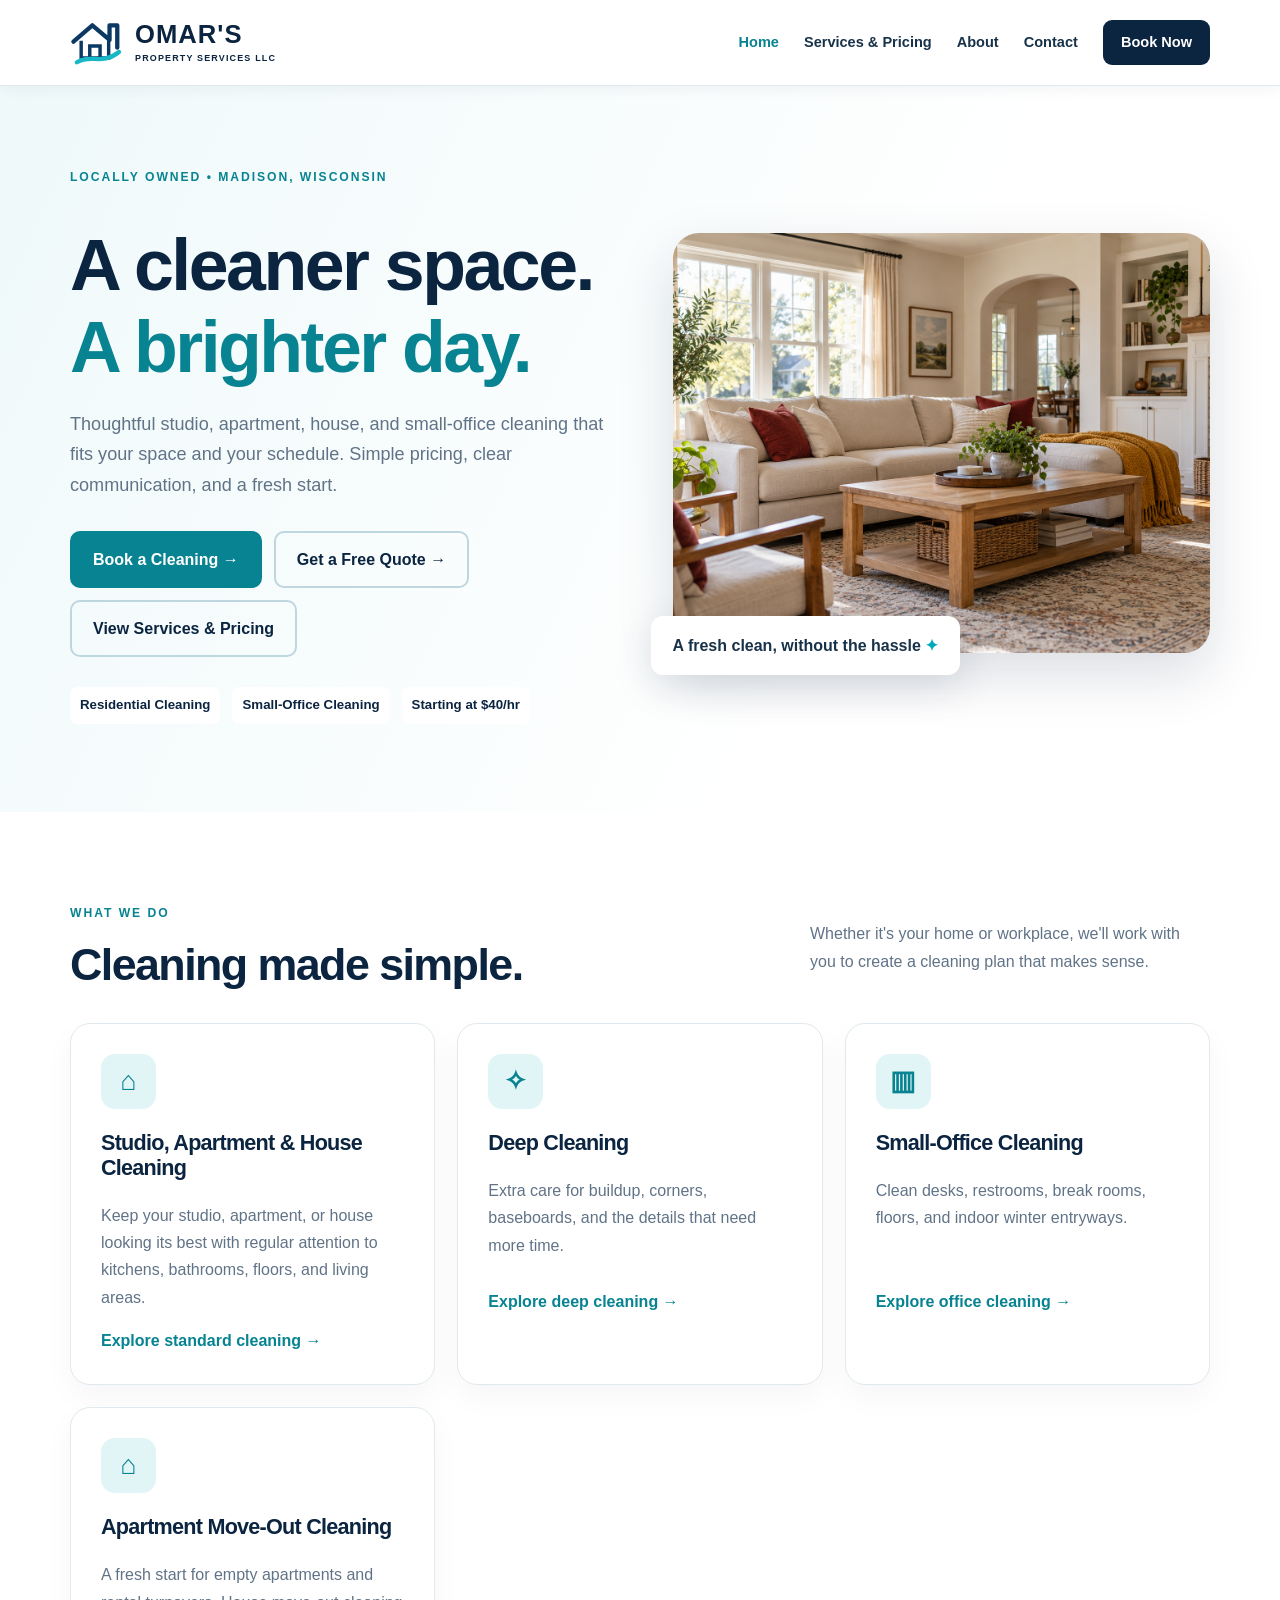
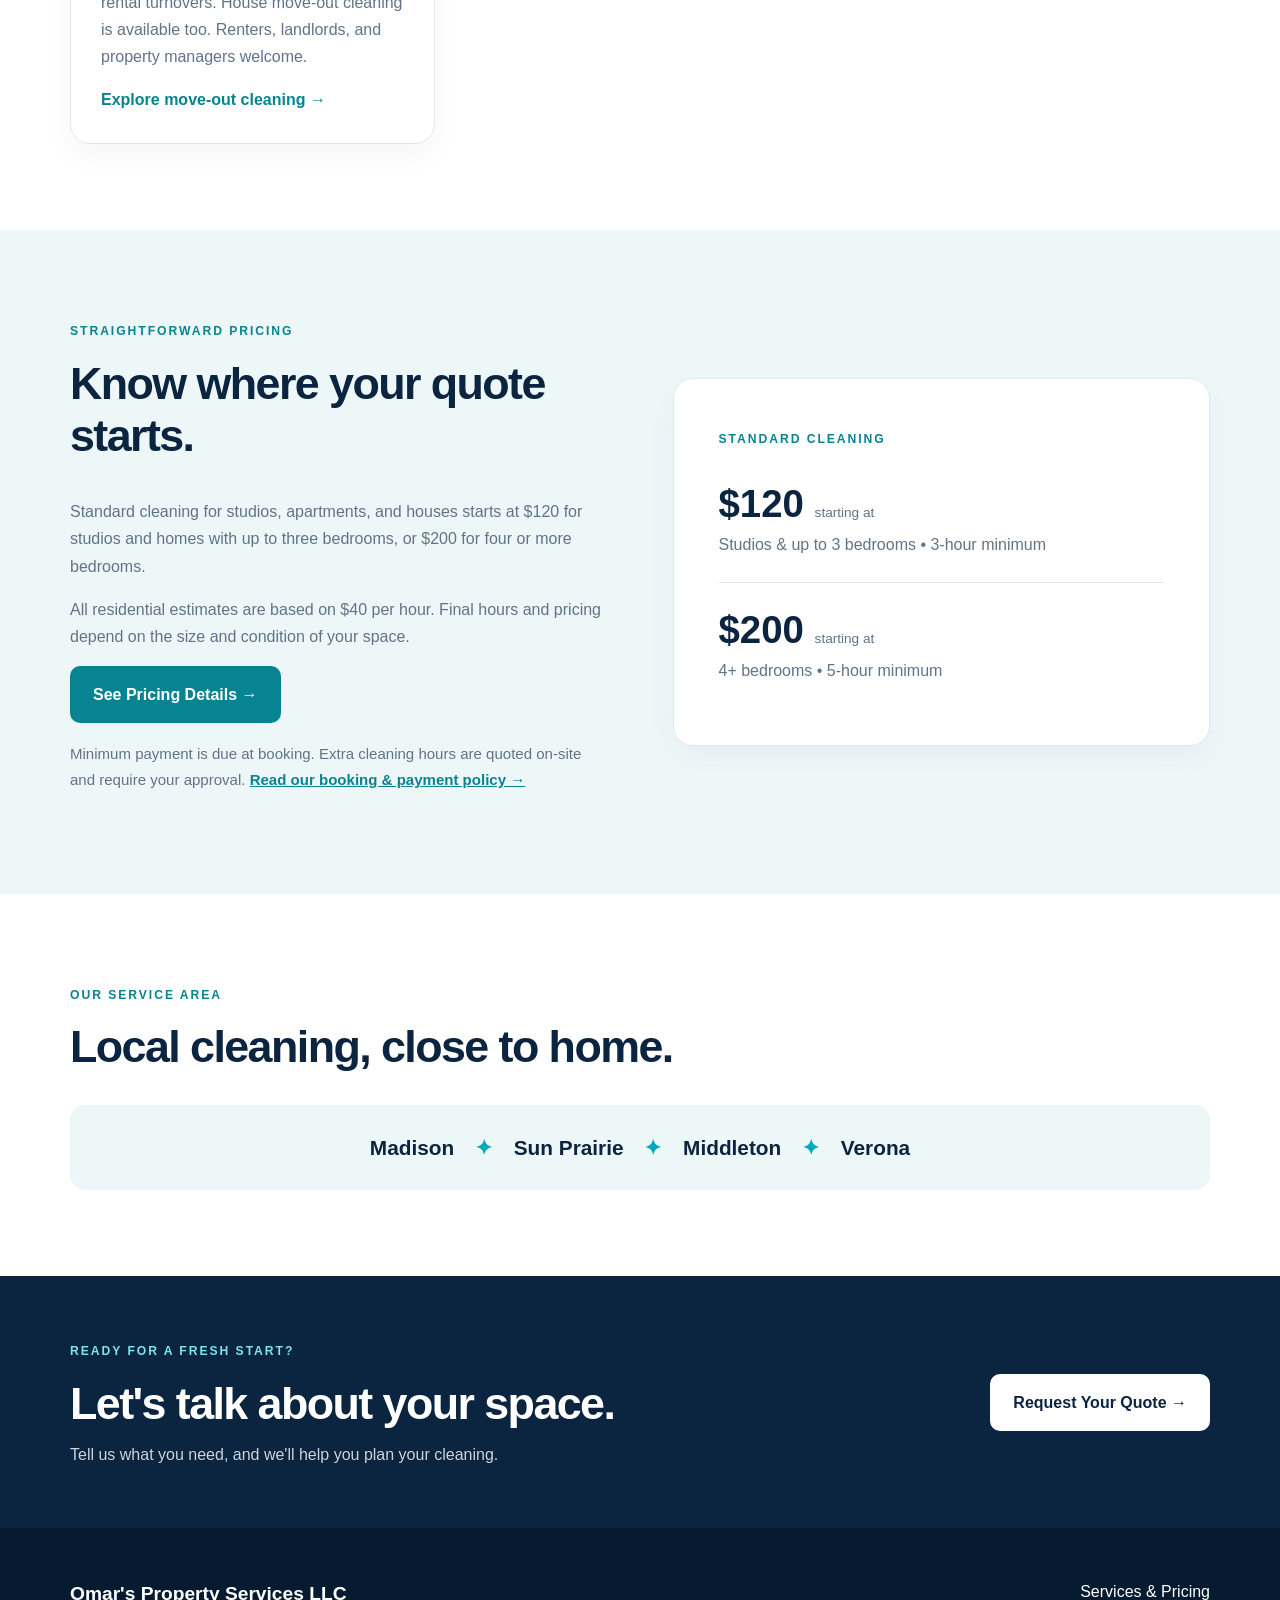
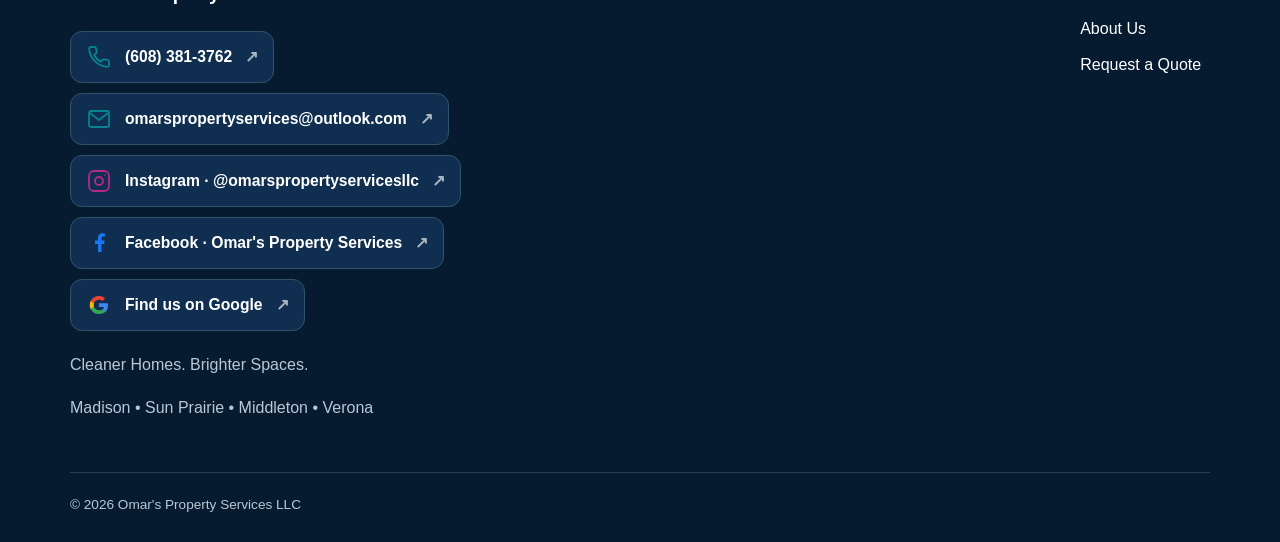
<file: index.html>
<!doctype html>
<html lang="en">
  <head>
    <meta charset="utf-8">
    <meta name="viewport" content="width=device-width,initial-scale=1">
    <meta name="description" content="Studio, apartment, house, move-out, and small-office cleaning in Madison, Wisconsin and nearby communities.">
    <title>Home | Omar's Property Services LLC</title>
    <link rel="stylesheet" href="assets/styles.css">
    <script defer src="assets/site.js">
    </script>
  </head>
  <body>
    <a class="skip" href="#main">Skip to content</a>
    <header class="header">
      <div class="container nav-wrap">
        <a class="brand" href="index.html" aria-label="Omar's Property Services home">
          <span class="logo-icon" aria-hidden="true">
            <svg viewBox="0 0 64 64">
              <path d="M4 31 26 12l20 17V12h9v26" fill="none" stroke="currentColor" stroke-width="5" stroke-linecap="round" stroke-linejoin="round"/>
              <path d="M13 30v20h32V30M23 50V36h12v14" fill="none" stroke="currentColor" stroke-width="4"/>
              <path d="M8 55c16-10 29 4 49-12" fill="none" stroke="#16b7c7" stroke-width="5" stroke-linecap="round"/>
            </svg>
          </span>
          <span class="brand-words">
            <strong>OMAR'S</strong>
            <small>PROPERTY SERVICES LLC</small>
          </span>
        </a>
        <button class="menu-toggle" aria-label="Toggle navigation" aria-expanded="false" aria-controls="site-nav">Menu ☰</button>
        <nav id="site-nav" aria-label="Main navigation">
          <a aria-current="page" href="index.html">Home</a>
          <a  href="services.html">Services & Pricing</a>
          <a  href="about.html">About</a>
          <a  href="contact.html">Contact</a>
          <a class="nav-cta" href="https://app.squareup.com/appointments/book/68lwwh4ngwc1a4/L55DSV4V93393/start" target="_blank" rel="noopener noreferrer">Book Now</a>
        </nav>
      </div>
    </header>
    <main id="main">
      <section class="hero">
        <div class="container hero-grid">
          <div class="hero-copy">
            <span class="eyebrow">LOCALLY OWNED • MADISON, WISCONSIN</span>
            <h1>A cleaner space.<br>
              <span>A brighter day.</span>
            </h1>
            <p>Thoughtful studio, apartment, house, and small-office cleaning that fits your space and your schedule. Simple pricing, clear communication, and a fresh start.</p>
            <div class="buttons">
              <a class="btn" href="https://app.squareup.com/appointments/book/68lwwh4ngwc1a4/L55DSV4V93393/start" target="_blank" rel="noopener noreferrer">Book a Cleaning →</a>
              <a class="btn btn-outline" href="contact.html">Get a Free Quote →</a>
              <a class="btn btn-outline" href="services.html">View Services & Pricing</a>
            </div>
            <div class="hero-facts">
              <span>Residential Cleaning</span>
              <span>Small-Office Cleaning</span>
              <span>Starting at $40/hr</span>
            </div>
          </div>
          <div class="hero-image">
            <img src="assets/home-living-room.png" alt="Bright, tidy living room" width="1536" height="1024">
            <div class="floating-note">A fresh clean, without the hassle <span>✦</span>
            </div>
          </div>
        </div>
      </section>
      <section class="section">
        <div class="container">
          <div class="section-heading">
            <div>
              <span class="eyebrow">WHAT WE DO</span>
              <h2>Cleaning made simple.</h2>
            </div>
            <p>Whether it's your home or workplace, we'll work with you to create a cleaning plan that makes sense.</p>
          </div>
          <div class="cards">
            <article class="card">
              <div class="card-icon">⌂</div>
              <h3>Studio, Apartment &amp; House Cleaning</h3>
              <p>Keep your studio, apartment, or house looking its best with regular attention to kitchens, bathrooms, floors, and living areas.</p>
              <a href="services.html#standard">Explore standard cleaning →</a>
            </article>
            <article class="card">
              <div class="card-icon">✧</div>
              <h3>Deep Cleaning</h3>
              <p>Extra care for buildup, corners, baseboards, and the details that need more time.</p>
              <a href="services.html#deep">Explore deep cleaning →</a>
            </article>
            <article class="card">
              <div class="card-icon">▥</div>
              <h3>Small-Office Cleaning</h3>
              <p>Clean desks, restrooms, break rooms, floors, and indoor winter entryways.</p>
              <a href="services.html#office">Explore office cleaning →</a>
            </article>
            <article class="card">
              <div class="card-icon" aria-hidden="true">⌂</div>
              <h3>Apartment Move-Out Cleaning</h3>
              <p>A fresh start for empty apartments and rental turnovers. House move-out cleaning is available too. Renters, landlords, and property managers welcome.</p>
              <a href="services.html#move-out">Explore move-out cleaning →</a>
            </article>
          </div>
        </div>
      </section>
      <section class="section soft">
        <div class="container split">
          <div>
            <span class="eyebrow">STRAIGHTFORWARD PRICING</span>
            <h2>Know where your quote starts.</h2>
            <p>Standard cleaning for studios, apartments, and houses starts at $120 for studios and homes with up to three bedrooms, or $200 for four or more bedrooms.</p>
            <p>All residential estimates are based on $40 per hour. Final hours and pricing depend on the size and condition of your space.</p>
            <a class="btn" href="services.html#pricing">See Pricing Details →</a>
            <p class="booking-policy-link">Minimum payment is due at booking. Extra cleaning hours are quoted on-site and require your approval. <a href="services.html#booking-policy">Read our booking &amp; payment policy →</a></p>
          </div>
          <div class="quote-panel">
            <span class="eyebrow">STANDARD CLEANING</span>
            <p class="big-price">$120 <small>starting at</small>
            </p>
            <p>Studios &amp; up to 3 bedrooms • 3-hour minimum</p>
            <hr>
            <p class="big-price">$200 <small>starting at</small>
            </p>
            <p>4+ bedrooms • 5-hour minimum</p>
          </div>
        </div>
      </section>
      <section class="section">
        <div class="container">
          <div class="section-heading">
            <div>
              <span class="eyebrow">OUR SERVICE AREA</span>
              <h2>Local cleaning, close to home.</h2>
            </div>
          </div>
          <div class="location-strip">Madison <span>✦</span> Sun Prairie <span>✦</span> Middleton <span>✦</span> Verona</div>
        </div>
      </section>
      <section class="cta">
        <div class="container cta-inner">
          <div>
            <span class="eyebrow">READY FOR A FRESH START?</span>
            <h2>Let's talk about your space.</h2>
            <p>Tell us what you need, and we'll help you plan your cleaning.</p>
          </div>
          <a class="btn btn-light" href="contact.html">Request Your Quote →</a>
        </div>
      </section>
    </main>
    <footer class="footer">
      <div class="container footer-grid">
        <div>
          <strong>Omar's Property Services LLC</strong>
            <div class="footer-contact">
            <a class="contact-link contact-link--phone" href="tel:+16083813762"><span class="contact-icon"><svg viewBox="0 0 24 24" aria-hidden="true"><path d="M22 16.9v3a2 2 0 0 1-2.2 2A19.8 19.8 0 0 1 2.1 4.2 2 2 0 0 1 4.1 2h3a2 2 0 0 1 2 1.7l.5 3a2 2 0 0 1-.6 1.8L7.1 10a16 16 0 0 0 6.9 6.9l1.5-1.9a2 2 0 0 1 1.8-.6l3 .5a2 2 0 0 1 1.7 1.9z"/></svg></span><span>(608) 381-3762</span><span class="contact-arrow" aria-hidden="true">↗</span></a>
            <a class="contact-link contact-link--email" href="mailto:omarspropertyservices@outlook.com"><span class="contact-icon"><svg viewBox="0 0 24 24" aria-hidden="true"><rect x="2" y="4" width="20" height="16" rx="2"/><path d="m3 6 9 7 9-7"/></svg></span><span>omarspropertyservices@outlook.com</span><span class="contact-arrow" aria-hidden="true">↗</span></a>
            <a class="contact-link contact-link--instagram" href="https://www.instagram.com/omarspropertyservicesllc/" target="_blank" rel="noopener noreferrer"><span class="contact-icon"><svg viewBox="0 0 24 24" aria-hidden="true"><rect x="2" y="2" width="20" height="20" rx="5"/><circle cx="12" cy="12" r="4"/><circle cx="18" cy="6" r=".8" fill="currentColor" stroke="none"/></svg></span><span>Instagram · @omarspropertyservicesllc</span><span class="contact-arrow" aria-hidden="true">↗</span></a>
            <a class="contact-link contact-link--facebook" href="https://www.facebook.com/share/1CfDy3Du7M/" target="_blank" rel="noopener noreferrer"><span class="contact-icon"><svg viewBox="0 0 24 24" aria-hidden="true"><path d="M14.5 21v-8h2.7l.4-3.5h-3.1V7.3c0-1 .3-1.7 1.8-1.7H18V2.5a24 24 0 0 0-2.6-.2c-2.6 0-4.4 1.6-4.4 4.5v2.7H8V13h3v8z" fill="currentColor" stroke="none"/></svg></span><span>Facebook · Omar's Property Services</span><span class="contact-arrow" aria-hidden="true">↗</span></a>
            <a class="contact-link contact-link--google" href="https://www.google.com/maps/search/?api=1&amp;query=Omar%27s%20Property%20Services%20LLC%20Madison%20WI" target="_blank" rel="noopener noreferrer"><span class="contact-icon"><svg viewBox="0 0 24 24" aria-hidden="true"><path d="M21 12.2c0-.7-.1-1.3-.2-1.9H12v3.7h5a4.4 4.4 0 0 1-1.9 2.9v2.4h3.1c1.8-1.7 2.8-4.1 2.8-7.1z" fill="#4285F4" stroke="none"/><path d="M12 21c2.5 0 4.6-.8 6.2-2.2l-3.1-2.4c-.9.6-1.9.9-3.1.9-2.4 0-4.4-1.6-5.1-3.7H3.7v2.4A9.4 9.4 0 0 0 12 21z" fill="#34A853" stroke="none"/><path d="M6.9 13.6a5.7 5.7 0 0 1 0-3.2V8H3.7a9.4 9.4 0 0 0 0 8l3.2-2.4z" fill="#FBBC05" stroke="none"/><path d="M12 6.7c1.3 0 2.5.5 3.4 1.3l2.7-2.7A9 9 0 0 0 12 3a9.4 9.4 0 0 0-8.3 5l3.2 2.4c.7-2.1 2.7-3.7 5.1-3.7z" fill="#EA4335" stroke="none"/></svg></span><span>Find us on Google</span><span class="contact-arrow" aria-hidden="true">↗</span></a>
          </div>
          <p>Cleaner Homes. Brighter Spaces.</p>
          <p>Madison • Sun Prairie • Middleton • Verona</p>
        </div>
        <div>
          <a href="services.html">Services & Pricing</a>
          <a href="about.html">About Us</a>
          <a href="contact.html">Request a Quote</a>
        </div>
      </div>
      <div class="container footer-bottom">© <span id="year">2026</span> Omar's Property Services LLC</div>
    </footer>
  </body>
</html>
</file>
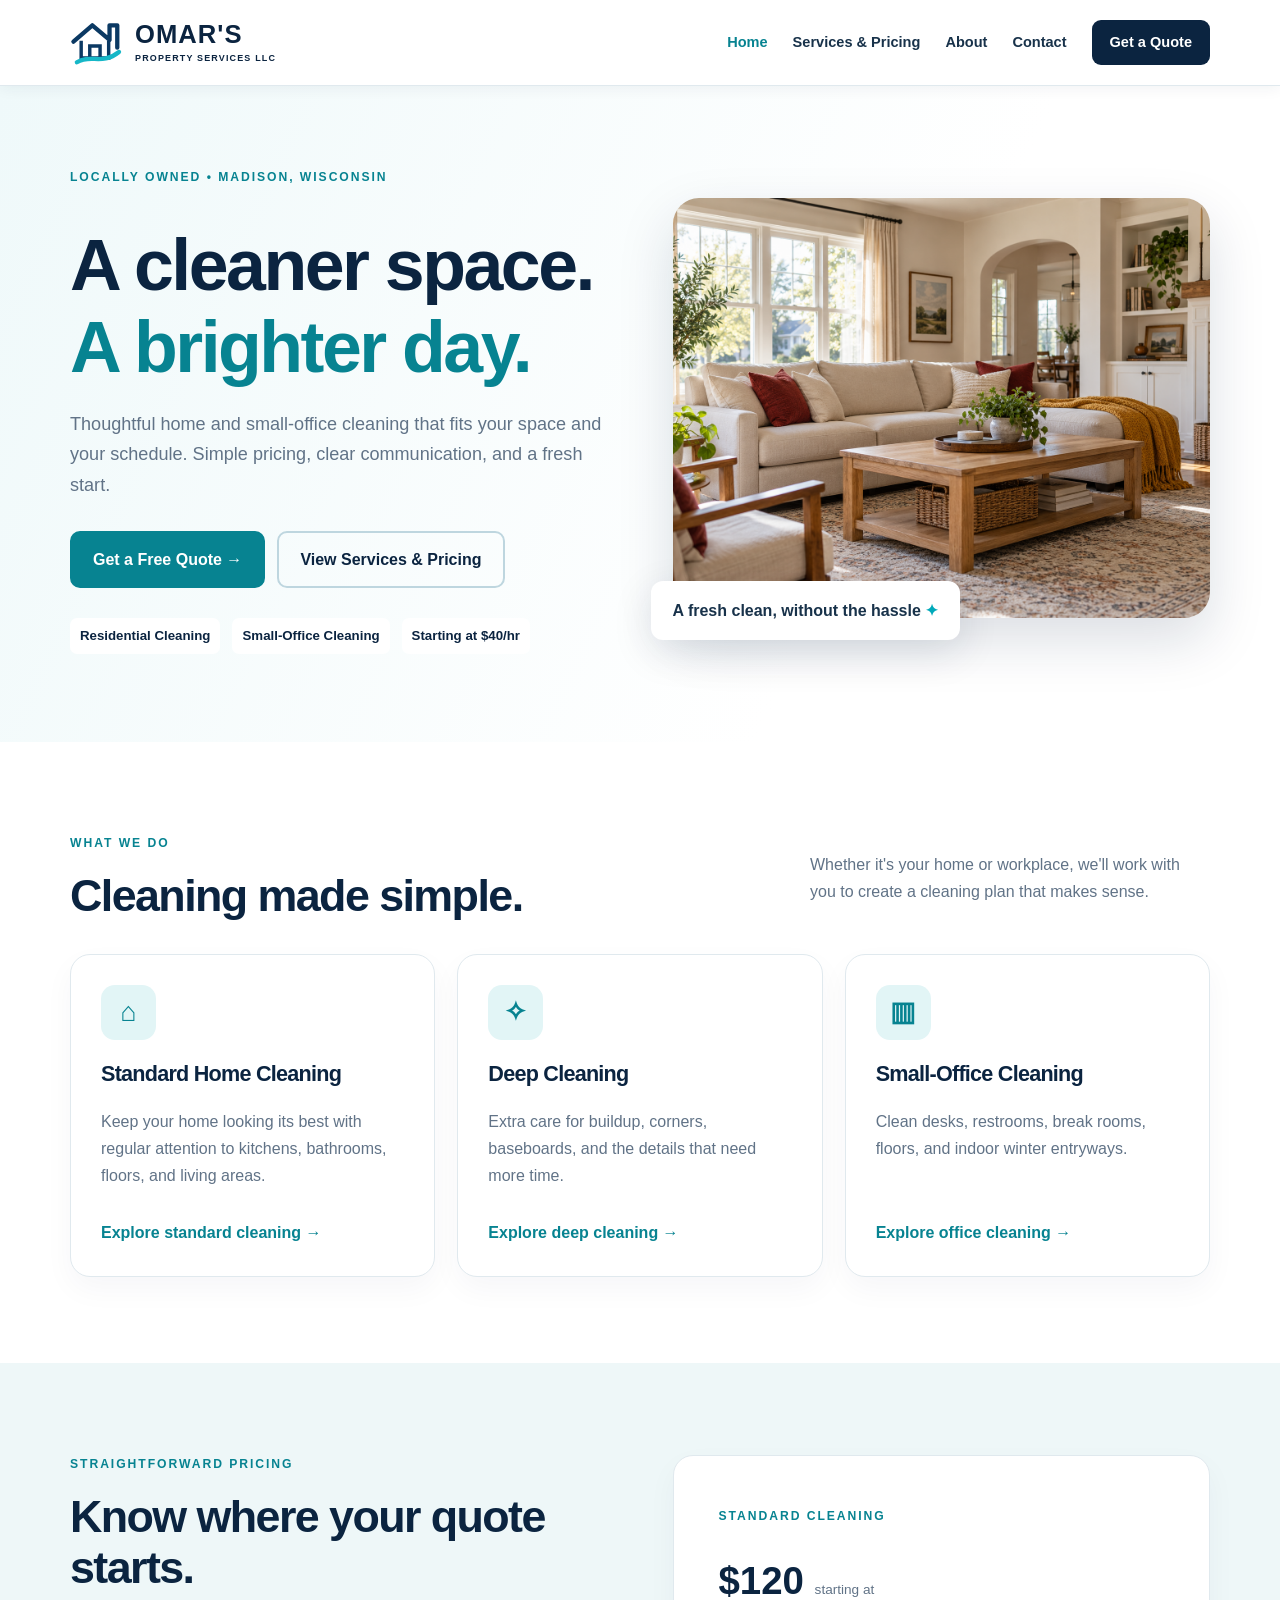
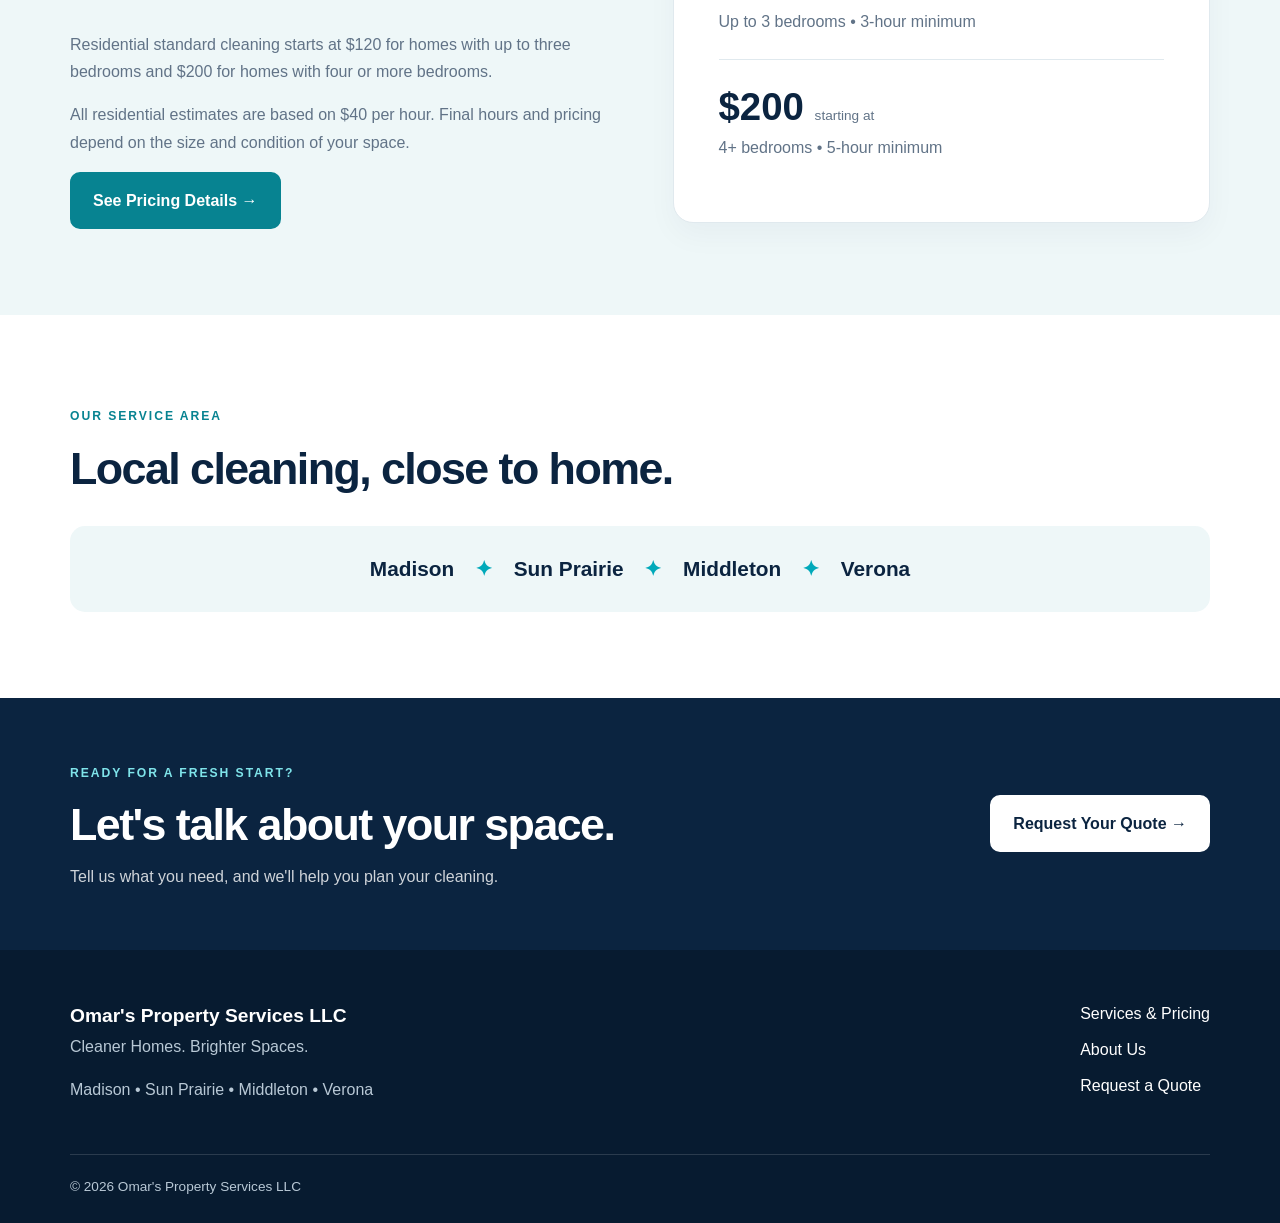
<file: omars-property-services/index.html>
<!doctype html>
<html lang="en">
  <head>
    <meta charset="utf-8">
    <meta name="viewport" content="width=device-width,initial-scale=1">
    <meta name="description" content="Residential and small-office cleaning in Madison, Wisconsin and nearby communities.">
    <title>Home | Omar's Property Services LLC</title>
    <link rel="stylesheet" href="assets/styles.css">
    <script defer src="assets/site.js">
    </script>
  </head>
  <body>
    <a class="skip" href="#main">Skip to content</a>
    <header class="header">
      <div class="container nav-wrap">
        <a class="brand" href="index.html" aria-label="Omar's Property Services home">
          <span class="logo-icon" aria-hidden="true">
            <svg viewBox="0 0 64 64">
              <path d="M4 31 26 12l20 17V12h9v26" fill="none" stroke="currentColor" stroke-width="5" stroke-linecap="round" stroke-linejoin="round"/>
              <path d="M13 30v20h32V30M23 50V36h12v14" fill="none" stroke="currentColor" stroke-width="4"/>
              <path d="M8 55c16-10 29 4 49-12" fill="none" stroke="#16b7c7" stroke-width="5" stroke-linecap="round"/>
            </svg>
          </span>
          <span class="brand-words">
            <strong>OMAR'S</strong>
            <small>PROPERTY SERVICES LLC</small>
          </span>
        </a>
        <button class="menu-toggle" aria-label="Toggle navigation" aria-expanded="false" aria-controls="site-nav">Menu ☰</button>
        <nav id="site-nav" aria-label="Main navigation">
          <a aria-current="page" href="index.html">Home</a>
          <a  href="services.html">Services & Pricing</a>
          <a  href="about.html">About</a>
          <a  href="contact.html">Contact</a>
          <a class="nav-cta" href="contact.html">Get a Quote</a>
        </nav>
      </div>
    </header>
    <main id="main">
      <section class="hero">
        <div class="container hero-grid">
          <div class="hero-copy">
            <span class="eyebrow">LOCALLY OWNED • MADISON, WISCONSIN</span>
            <h1>A cleaner space.<br>
              <span>A brighter day.</span>
            </h1>
            <p>Thoughtful home and small-office cleaning that fits your space and your schedule. Simple pricing, clear communication, and a fresh start.</p>
            <div class="buttons">
              <a class="btn" href="contact.html">Get a Free Quote →</a>
              <a class="btn btn-outline" href="services.html">View Services & Pricing</a>
            </div>
            <div class="hero-facts">
              <span>Residential Cleaning</span>
              <span>Small-Office Cleaning</span>
              <span>Starting at $40/hr</span>
            </div>
          </div>
          <div class="hero-image">
            <img src="assets/home-living-room.png" alt="Bright, tidy living room" width="1536" height="1024">
            <div class="floating-note">A fresh clean, without the hassle <span>✦</span>
            </div>
          </div>
        </div>
      </section>
      <section class="section">
        <div class="container">
          <div class="section-heading">
            <div>
              <span class="eyebrow">WHAT WE DO</span>
              <h2>Cleaning made simple.</h2>
            </div>
            <p>Whether it's your home or workplace, we'll work with you to create a cleaning plan that makes sense.</p>
          </div>
          <div class="cards">
            <article class="card">
              <div class="card-icon">⌂</div>
              <h3>Standard Home Cleaning</h3>
              <p>Keep your home looking its best with regular attention to kitchens, bathrooms, floors, and living areas.</p>
              <a href="services.html#standard">Explore standard cleaning →</a>
            </article>
            <article class="card">
              <div class="card-icon">✧</div>
              <h3>Deep Cleaning</h3>
              <p>Extra care for buildup, corners, baseboards, and the details that need more time.</p>
              <a href="services.html#deep">Explore deep cleaning →</a>
            </article>
            <article class="card">
              <div class="card-icon">▥</div>
              <h3>Small-Office Cleaning</h3>
              <p>Clean desks, restrooms, break rooms, floors, and indoor winter entryways.</p>
              <a href="services.html#office">Explore office cleaning →</a>
            </article>
          </div>
        </div>
      </section>
      <section class="section soft">
        <div class="container split">
          <div>
            <span class="eyebrow">STRAIGHTFORWARD PRICING</span>
            <h2>Know where your quote starts.</h2>
            <p>Residential standard cleaning starts at $120 for homes with up to three bedrooms and $200 for homes with four or more bedrooms.</p>
            <p>All residential estimates are based on $40 per hour. Final hours and pricing depend on the size and condition of your space.</p>
            <a class="btn" href="services.html#pricing">See Pricing Details →</a>
          </div>
          <div class="quote-panel">
            <span class="eyebrow">STANDARD CLEANING</span>
            <p class="big-price">$120 <small>starting at</small>
            </p>
            <p>Up to 3 bedrooms • 3-hour minimum</p>
            <hr>
            <p class="big-price">$200 <small>starting at</small>
            </p>
            <p>4+ bedrooms • 5-hour minimum</p>
          </div>
        </div>
      </section>
      <section class="section">
        <div class="container">
          <div class="section-heading">
            <div>
              <span class="eyebrow">OUR SERVICE AREA</span>
              <h2>Local cleaning, close to home.</h2>
            </div>
          </div>
          <div class="location-strip">Madison <span>✦</span> Sun Prairie <span>✦</span> Middleton <span>✦</span> Verona</div>
        </div>
      </section>
      <section class="cta">
        <div class="container cta-inner">
          <div>
            <span class="eyebrow">READY FOR A FRESH START?</span>
            <h2>Let's talk about your space.</h2>
            <p>Tell us what you need, and we'll help you plan your cleaning.</p>
          </div>
          <a class="btn btn-light" href="contact.html">Request Your Quote →</a>
        </div>
      </section>
    </main>
    <footer class="footer">
      <div class="container footer-grid">
        <div>
          <strong>Omar's Property Services LLC</strong>
          <p>Cleaner Homes. Brighter Spaces.</p>
          <p>Madison • Sun Prairie • Middleton • Verona</p>
        </div>
        <div>
          <a href="services.html">Services & Pricing</a>
          <a href="about.html">About Us</a>
          <a href="contact.html">Request a Quote</a>
        </div>
      </div>
      <div class="container footer-bottom">© <span id="year">2026</span> Omar's Property Services LLC</div>
    </footer>
  </body>
</html>
</file>
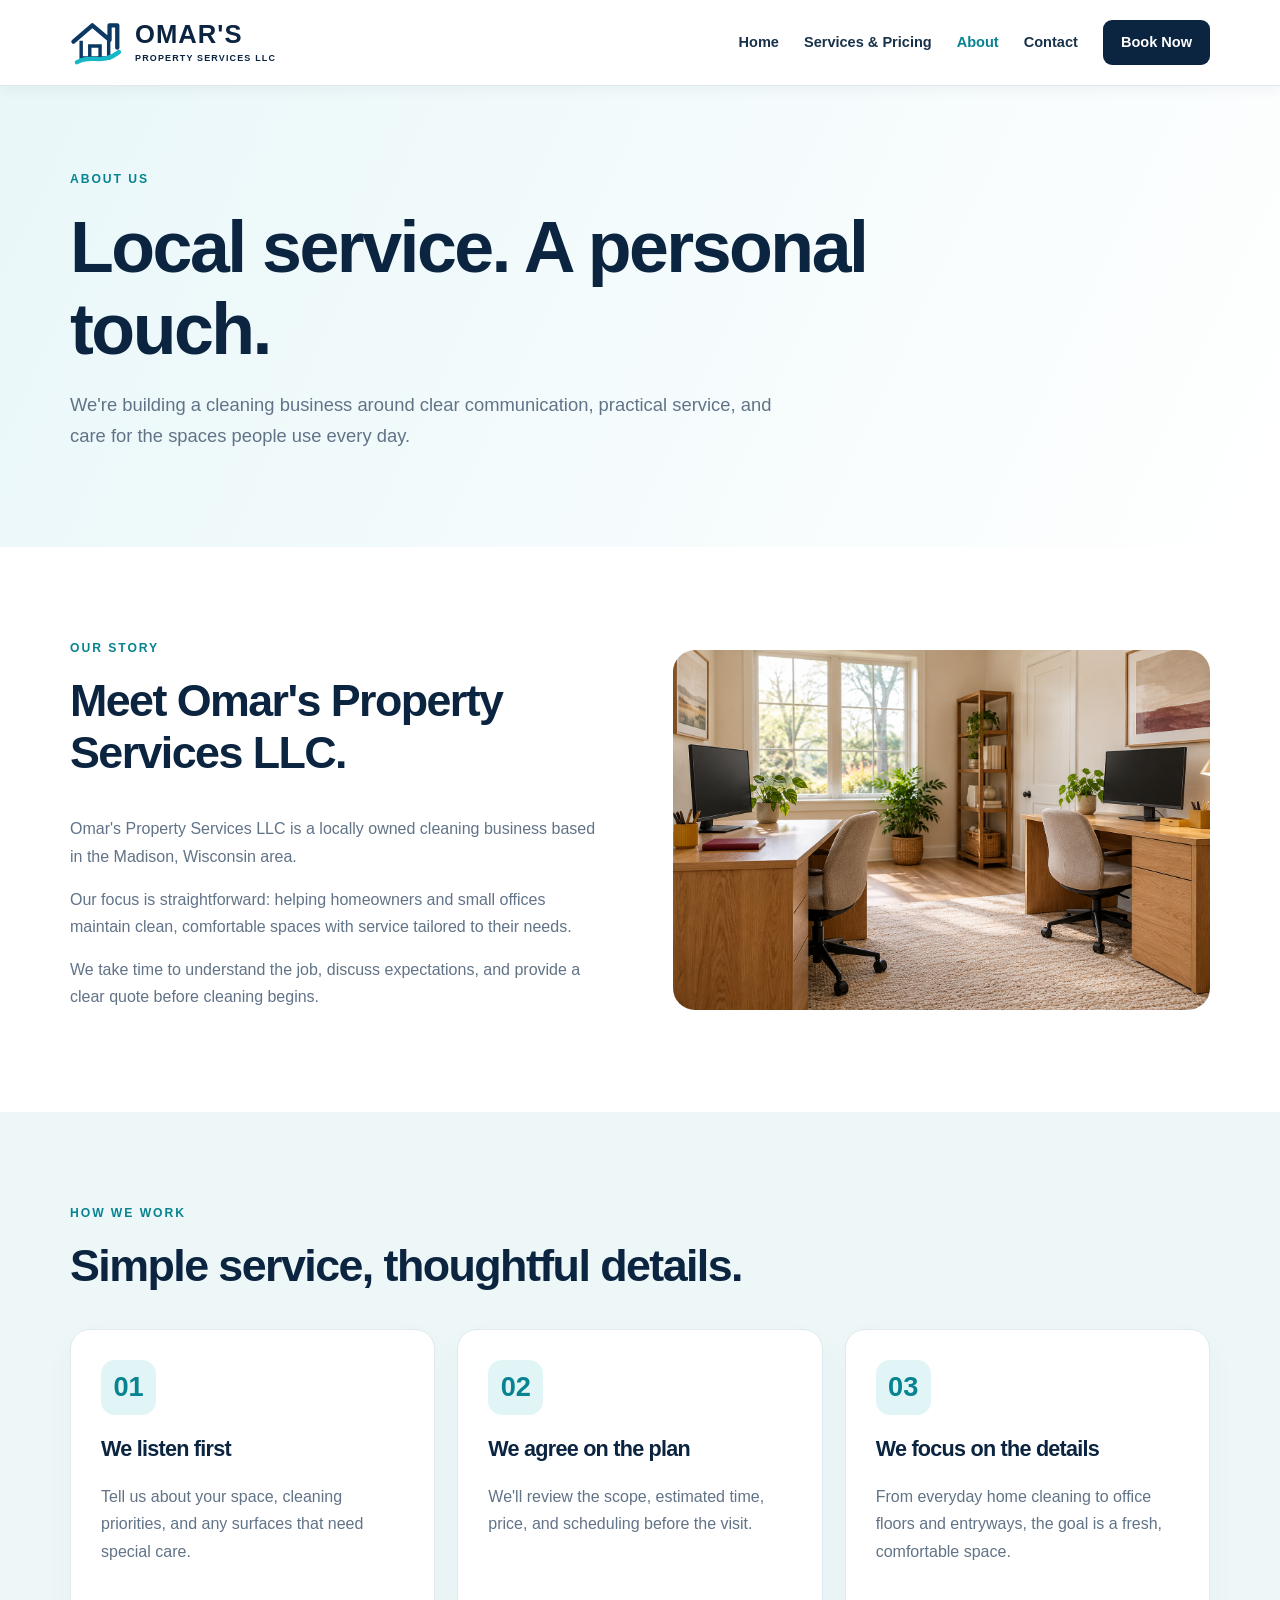
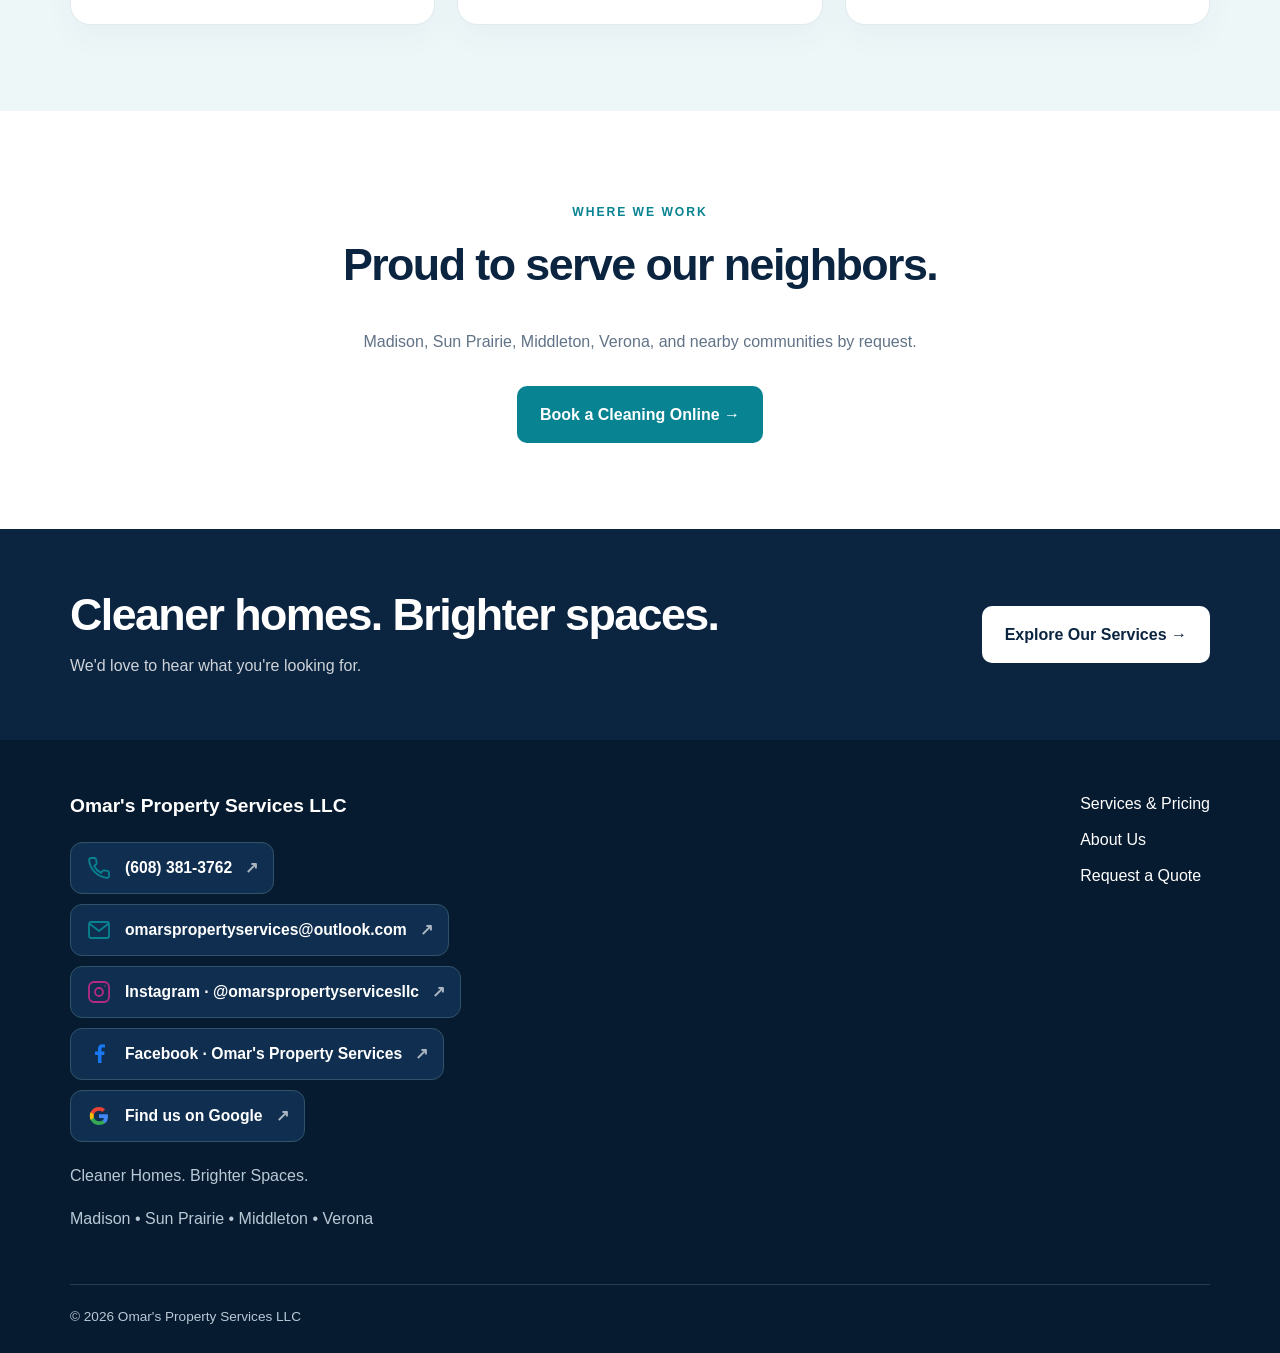
<file: about.html>
<!doctype html>
<html lang="en">
  <head>
    <meta charset="utf-8">
    <meta name="viewport" content="width=device-width,initial-scale=1">
    <meta name="description" content="Learn about Omar's Property Services LLC, a locally owned cleaning business serving Madison and surrounding communities.">
    <title>About Us | Omar's Property Services LLC</title>
    <link rel="stylesheet" href="assets/styles.css">
    <script defer src="assets/site.js">
    </script>
  </head>
  <body>
    <a class="skip" href="#main">Skip to content</a>
    <header class="header">
      <div class="container nav-wrap">
        <a class="brand" href="index.html" aria-label="Omar's Property Services home">
          <span class="logo-icon" aria-hidden="true">
            <svg viewBox="0 0 64 64">
              <path d="M4 31 26 12l20 17V12h9v26" fill="none" stroke="currentColor" stroke-width="5" stroke-linecap="round" stroke-linejoin="round"/>
              <path d="M13 30v20h32V30M23 50V36h12v14" fill="none" stroke="currentColor" stroke-width="4"/>
              <path d="M8 55c16-10 29 4 49-12" fill="none" stroke="#16b7c7" stroke-width="5" stroke-linecap="round"/>
            </svg>
          </span>
          <span class="brand-words">
            <strong>OMAR'S</strong>
            <small>PROPERTY SERVICES LLC</small>
          </span>
        </a>
        <button class="menu-toggle" aria-label="Toggle navigation" aria-expanded="false" aria-controls="site-nav">Menu ☰</button>
        <nav id="site-nav" aria-label="Main navigation">
          <a  href="index.html">Home</a>
          <a  href="services.html">Services & Pricing</a>
          <a aria-current="page" href="about.html">About</a>
          <a  href="contact.html">Contact</a>
          <a class="nav-cta" href="https://app.squareup.com/appointments/book/68lwwh4ngwc1a4/L55DSV4V93393/start" target="_blank" rel="noopener noreferrer">Book Now</a>
        </nav>
      </div>
    </header>
    <main id="main">
      <section class="page-hero">
        <div class="container">
          <span class="eyebrow">ABOUT US</span>
          <h1>Local service. A personal touch.</h1>
          <p>We're building a cleaning business around clear communication, practical service, and care for the spaces people use every day.</p>
        </div>
      </section>
      <section class="section">
        <div class="container split">
          <div>
            <span class="eyebrow">OUR STORY</span>
            <h2>Meet Omar's Property Services LLC.</h2>
            <p>Omar's Property Services LLC is a locally owned cleaning business based in the Madison, Wisconsin area.</p>
            <p>Our focus is straightforward: helping homeowners and small offices maintain clean, comfortable spaces with service tailored to their needs.</p>
            <p>We take time to understand the job, discuss expectations, and provide a clear quote before cleaning begins.</p>
          </div>
          <img class="rounded-image" src="assets/about-office.png" alt="Tidy, sunlit office workspace" loading="lazy">
        </div>
      </section>
      <section class="section soft">
        <div class="container">
          <span class="eyebrow">HOW WE WORK</span>
          <h2>Simple service, thoughtful details.</h2>
          <div class="cards">
            <article class="card">
              <div class="card-icon">01</div>
              <h3>We listen first</h3>
              <p>Tell us about your space, cleaning priorities, and any surfaces that need special care.</p>
            </article>
            <article class="card">
              <div class="card-icon">02</div>
              <h3>We agree on the plan</h3>
              <p>We'll review the scope, estimated time, price, and scheduling before the visit.</p>
            </article>
            <article class="card">
              <div class="card-icon">03</div>
              <h3>We focus on the details</h3>
              <p>From everyday home cleaning to office floors and entryways, the goal is a fresh, comfortable space.</p>
            </article>
          </div>
        </div>
      </section>
      <section class="section">
        <div class="container centered">
          <span class="eyebrow">WHERE WE WORK</span>
          <h2>Proud to serve our neighbors.</h2>
          <p>Madison, Sun Prairie, Middleton, Verona, and nearby communities by request.</p>
          <a class="btn" href="https://app.squareup.com/appointments/book/68lwwh4ngwc1a4/L55DSV4V93393/start" target="_blank" rel="noopener noreferrer">Book a Cleaning Online →</a>
        </div>
      </section>
      <section class="cta">
        <div class="container cta-inner">
          <div>
            <h2>Cleaner homes. Brighter spaces.</h2>
            <p>We'd love to hear what you're looking for.</p>
          </div>
          <a class="btn btn-light" href="services.html">Explore Our Services →</a>
        </div>
      </section>
    </main>
    <footer class="footer">
      <div class="container footer-grid">
        <div>
          <strong>Omar's Property Services LLC</strong>
            <div class="footer-contact">
            <a class="contact-link contact-link--phone" href="tel:+16083813762"><span class="contact-icon"><svg viewBox="0 0 24 24" aria-hidden="true"><path d="M22 16.9v3a2 2 0 0 1-2.2 2A19.8 19.8 0 0 1 2.1 4.2 2 2 0 0 1 4.1 2h3a2 2 0 0 1 2 1.7l.5 3a2 2 0 0 1-.6 1.8L7.1 10a16 16 0 0 0 6.9 6.9l1.5-1.9a2 2 0 0 1 1.8-.6l3 .5a2 2 0 0 1 1.7 1.9z"/></svg></span><span>(608) 381-3762</span><span class="contact-arrow" aria-hidden="true">↗</span></a>
            <a class="contact-link contact-link--email" href="mailto:omarspropertyservices@outlook.com"><span class="contact-icon"><svg viewBox="0 0 24 24" aria-hidden="true"><rect x="2" y="4" width="20" height="16" rx="2"/><path d="m3 6 9 7 9-7"/></svg></span><span>omarspropertyservices@outlook.com</span><span class="contact-arrow" aria-hidden="true">↗</span></a>
            <a class="contact-link contact-link--instagram" href="https://www.instagram.com/omarspropertyservicesllc/" target="_blank" rel="noopener noreferrer"><span class="contact-icon"><svg viewBox="0 0 24 24" aria-hidden="true"><rect x="2" y="2" width="20" height="20" rx="5"/><circle cx="12" cy="12" r="4"/><circle cx="18" cy="6" r=".8" fill="currentColor" stroke="none"/></svg></span><span>Instagram · @omarspropertyservicesllc</span><span class="contact-arrow" aria-hidden="true">↗</span></a>
            <a class="contact-link contact-link--facebook" href="https://www.facebook.com/share/1CfDy3Du7M/" target="_blank" rel="noopener noreferrer"><span class="contact-icon"><svg viewBox="0 0 24 24" aria-hidden="true"><path d="M14.5 21v-8h2.7l.4-3.5h-3.1V7.3c0-1 .3-1.7 1.8-1.7H18V2.5a24 24 0 0 0-2.6-.2c-2.6 0-4.4 1.6-4.4 4.5v2.7H8V13h3v8z" fill="currentColor" stroke="none"/></svg></span><span>Facebook · Omar's Property Services</span><span class="contact-arrow" aria-hidden="true">↗</span></a>
            <a class="contact-link contact-link--google" href="https://www.google.com/maps/search/?api=1&amp;query=Omar%27s%20Property%20Services%20LLC%20Madison%20WI" target="_blank" rel="noopener noreferrer"><span class="contact-icon"><svg viewBox="0 0 24 24" aria-hidden="true"><path d="M21 12.2c0-.7-.1-1.3-.2-1.9H12v3.7h5a4.4 4.4 0 0 1-1.9 2.9v2.4h3.1c1.8-1.7 2.8-4.1 2.8-7.1z" fill="#4285F4" stroke="none"/><path d="M12 21c2.5 0 4.6-.8 6.2-2.2l-3.1-2.4c-.9.6-1.9.9-3.1.9-2.4 0-4.4-1.6-5.1-3.7H3.7v2.4A9.4 9.4 0 0 0 12 21z" fill="#34A853" stroke="none"/><path d="M6.9 13.6a5.7 5.7 0 0 1 0-3.2V8H3.7a9.4 9.4 0 0 0 0 8l3.2-2.4z" fill="#FBBC05" stroke="none"/><path d="M12 6.7c1.3 0 2.5.5 3.4 1.3l2.7-2.7A9 9 0 0 0 12 3a9.4 9.4 0 0 0-8.3 5l3.2 2.4c.7-2.1 2.7-3.7 5.1-3.7z" fill="#EA4335" stroke="none"/></svg></span><span>Find us on Google</span><span class="contact-arrow" aria-hidden="true">↗</span></a>
          </div>
          <p>Cleaner Homes. Brighter Spaces.</p>
          <p>Madison • Sun Prairie • Middleton • Verona</p>
        </div>
        <div>
          <a href="services.html">Services & Pricing</a>
          <a href="about.html">About Us</a>
          <a href="contact.html">Request a Quote</a>
        </div>
      </div>
      <div class="container footer-bottom">© <span id="year">2026</span> Omar's Property Services LLC</div>
    </footer>
  </body>
</html>
</file>
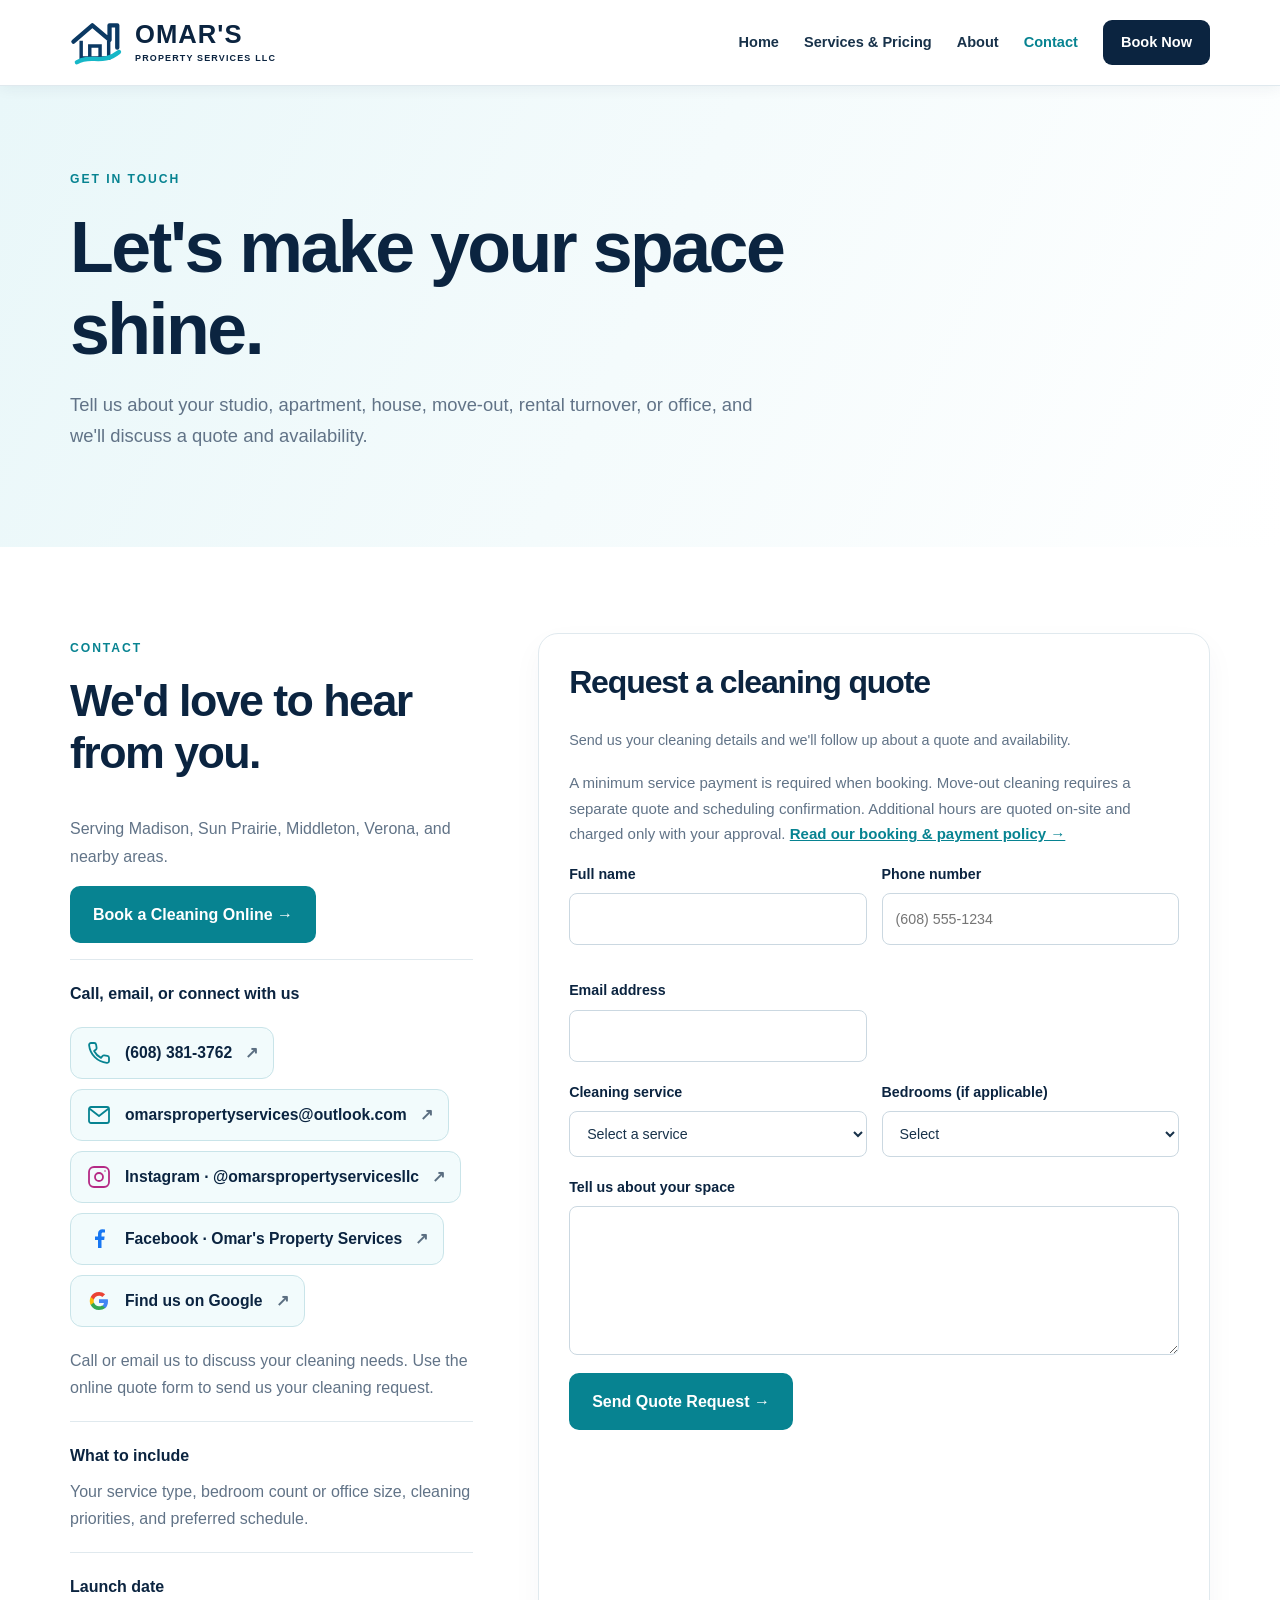
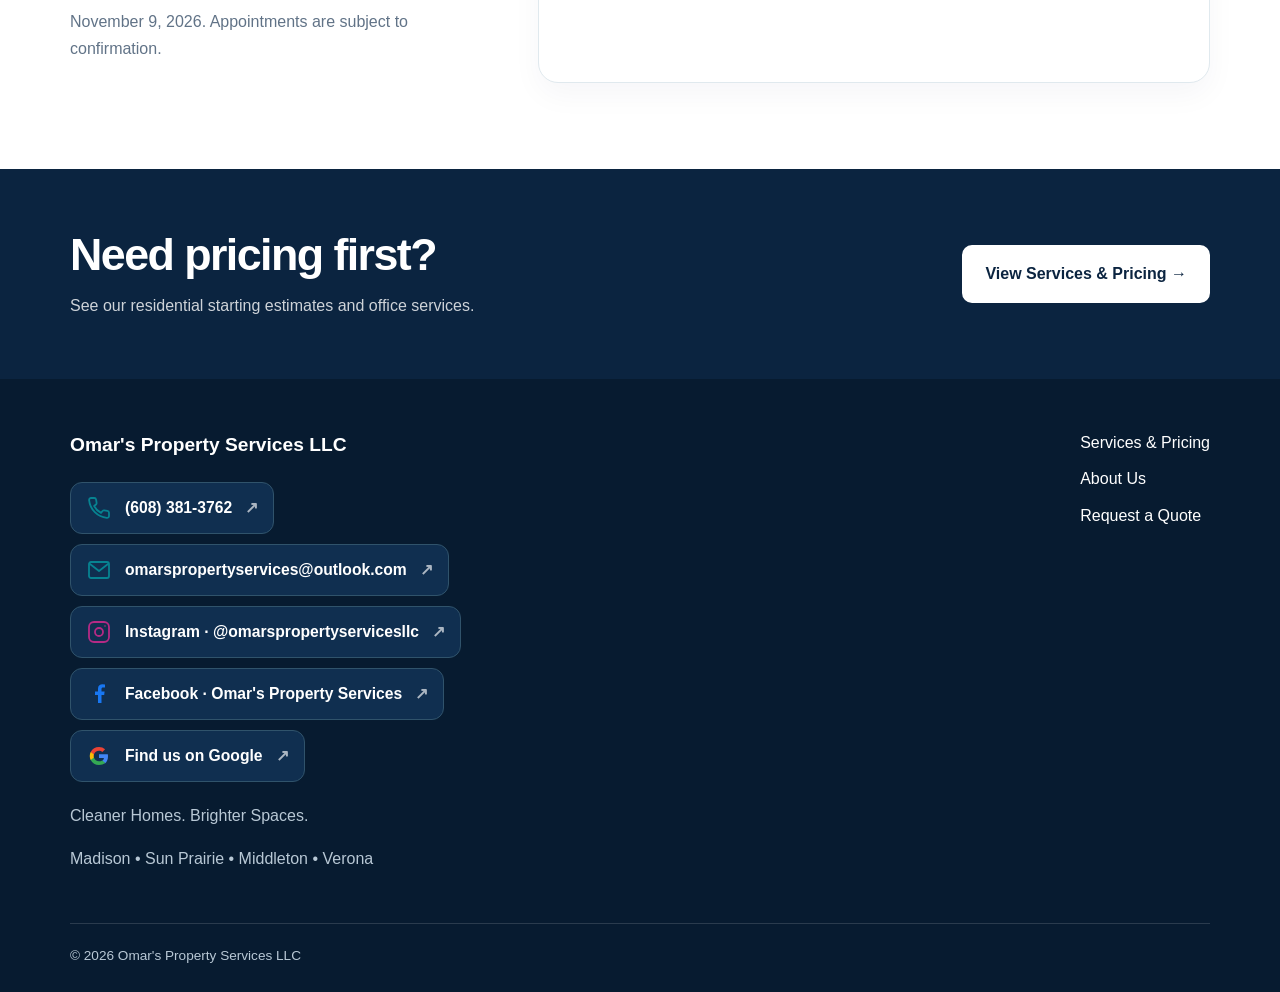
<file: contact.html>
<!doctype html>
<html lang="en">
  <head>
    <meta charset="utf-8">
    <meta name="viewport" content="width=device-width,initial-scale=1">
    <meta name="description" content="Request a studio, apartment, house, move-out, or small-office cleaning quote from Omar's Property Services LLC.">
    <title>Contact & Quotes | Omar's Property Services LLC</title>
    <link rel="stylesheet" href="assets/styles.css">
    <script defer src="assets/site.js">
    </script>
  </head>
  <body>
    <a class="skip" href="#main">Skip to content</a>
    <header class="header">
      <div class="container nav-wrap">
        <a class="brand" href="index.html" aria-label="Omar's Property Services home">
          <span class="logo-icon" aria-hidden="true">
            <svg viewBox="0 0 64 64">
              <path d="M4 31 26 12l20 17V12h9v26" fill="none" stroke="currentColor" stroke-width="5" stroke-linecap="round" stroke-linejoin="round"/>
              <path d="M13 30v20h32V30M23 50V36h12v14" fill="none" stroke="currentColor" stroke-width="4"/>
              <path d="M8 55c16-10 29 4 49-12" fill="none" stroke="#16b7c7" stroke-width="5" stroke-linecap="round"/>
            </svg>
          </span>
          <span class="brand-words">
            <strong>OMAR'S</strong>
            <small>PROPERTY SERVICES LLC</small>
          </span>
        </a>
        <button class="menu-toggle" aria-label="Toggle navigation" aria-expanded="false" aria-controls="site-nav">Menu ☰</button>
        <nav id="site-nav" aria-label="Main navigation">
          <a  href="index.html">Home</a>
          <a  href="services.html">Services & Pricing</a>
          <a  href="about.html">About</a>
          <a aria-current="page" href="contact.html">Contact</a>
          <a class="nav-cta" href="https://app.squareup.com/appointments/book/68lwwh4ngwc1a4/L55DSV4V93393/start" target="_blank" rel="noopener noreferrer">Book Now</a>
        </nav>
      </div>
    </header>
    <main id="main">
      <section class="page-hero">
        <div class="container">
          <span class="eyebrow">GET IN TOUCH</span>
          <h1>Let's make your space shine.</h1>
          <p>Tell us about your studio, apartment, house, move-out, rental turnover, or office, and we'll discuss a quote and availability.</p>
        </div>
      </section>
      <section class="section">
        <div class="container contact-layout">
          <div>
            <span class="eyebrow">CONTACT</span>
            <h2>We'd love to hear from you.</h2>
            <p>Serving Madison, Sun Prairie, Middleton, Verona, and nearby areas.</p>
            <p><a class="btn" href="https://app.squareup.com/appointments/book/68lwwh4ngwc1a4/L55DSV4V93393/start" target="_blank" rel="noopener noreferrer">Book a Cleaning Online →</a></p>
            <div class="contact-method">
              <strong>Call, email, or connect with us</strong>
              <div class="contact-links">
                <a class="contact-link contact-link--phone" href="tel:+16083813762"><span class="contact-icon"><svg viewBox="0 0 24 24" aria-hidden="true"><path d="M22 16.9v3a2 2 0 0 1-2.2 2A19.8 19.8 0 0 1 2.1 4.2 2 2 0 0 1 4.1 2h3a2 2 0 0 1 2 1.7l.5 3a2 2 0 0 1-.6 1.8L7.1 10a16 16 0 0 0 6.9 6.9l1.5-1.9a2 2 0 0 1 1.8-.6l3 .5a2 2 0 0 1 1.7 1.9z"/></svg></span><span>(608) 381-3762</span><span class="contact-arrow" aria-hidden="true">↗</span></a>
            <a class="contact-link contact-link--email" href="mailto:omarspropertyservices@outlook.com"><span class="contact-icon"><svg viewBox="0 0 24 24" aria-hidden="true"><rect x="2" y="4" width="20" height="16" rx="2"/><path d="m3 6 9 7 9-7"/></svg></span><span>omarspropertyservices@outlook.com</span><span class="contact-arrow" aria-hidden="true">↗</span></a>
            <a class="contact-link contact-link--instagram" href="https://www.instagram.com/omarspropertyservicesllc/" target="_blank" rel="noopener noreferrer"><span class="contact-icon"><svg viewBox="0 0 24 24" aria-hidden="true"><rect x="2" y="2" width="20" height="20" rx="5"/><circle cx="12" cy="12" r="4"/><circle cx="18" cy="6" r=".8" fill="currentColor" stroke="none"/></svg></span><span>Instagram · @omarspropertyservicesllc</span><span class="contact-arrow" aria-hidden="true">↗</span></a>
            <a class="contact-link contact-link--facebook" href="https://www.facebook.com/share/1CfDy3Du7M/" target="_blank" rel="noopener noreferrer"><span class="contact-icon"><svg viewBox="0 0 24 24" aria-hidden="true"><path d="M14.5 21v-8h2.7l.4-3.5h-3.1V7.3c0-1 .3-1.7 1.8-1.7H18V2.5a24 24 0 0 0-2.6-.2c-2.6 0-4.4 1.6-4.4 4.5v2.7H8V13h3v8z" fill="currentColor" stroke="none"/></svg></span><span>Facebook · Omar's Property Services</span><span class="contact-arrow" aria-hidden="true">↗</span></a>
            <a class="contact-link contact-link--google" href="https://www.google.com/maps/search/?api=1&amp;query=Omar%27s%20Property%20Services%20LLC%20Madison%20WI" target="_blank" rel="noopener noreferrer"><span class="contact-icon"><svg viewBox="0 0 24 24" aria-hidden="true"><path d="M21 12.2c0-.7-.1-1.3-.2-1.9H12v3.7h5a4.4 4.4 0 0 1-1.9 2.9v2.4h3.1c1.8-1.7 2.8-4.1 2.8-7.1z" fill="#4285F4" stroke="none"/><path d="M12 21c2.5 0 4.6-.8 6.2-2.2l-3.1-2.4c-.9.6-1.9.9-3.1.9-2.4 0-4.4-1.6-5.1-3.7H3.7v2.4A9.4 9.4 0 0 0 12 21z" fill="#34A853" stroke="none"/><path d="M6.9 13.6a5.7 5.7 0 0 1 0-3.2V8H3.7a9.4 9.4 0 0 0 0 8l3.2-2.4z" fill="#FBBC05" stroke="none"/><path d="M12 6.7c1.3 0 2.5.5 3.4 1.3l2.7-2.7A9 9 0 0 0 12 3a9.4 9.4 0 0 0-8.3 5l3.2 2.4c.7-2.1 2.7-3.7 5.1-3.7z" fill="#EA4335" stroke="none"/></svg></span><span>Find us on Google</span><span class="contact-arrow" aria-hidden="true">↗</span></a>
              </div>
              <p>Call or email us to discuss your cleaning needs. Use the online quote form to send us your cleaning request.</p>
            </div>
            <div class="contact-method">
              <strong>What to include</strong>
              <p>Your service type, bedroom count or office size, cleaning priorities, and preferred schedule.</p>
            </div>
            <div class="contact-method">
              <strong>Launch date</strong>
              <p>November 9, 2026. Appointments are subject to confirmation.</p>
            </div>
          </div>
          <div class="form-card">
            <h2>Request a cleaning quote</h2>
            <p class="form-intro">Send us your cleaning details and we'll follow up about a quote and availability.</p>
            <p class="booking-policy-link">A minimum service payment is required when booking. Move-out cleaning requires a separate quote and scheduling confirmation. Additional hours are quoted on-site and charged only with your approval. <a href="services.html#booking-policy">Read our booking &amp; payment policy →</a></p>
            <form id="quote-form" action="https://formspree.io/f/mrppzwep" method="POST">
              <div class="form-row">
                <label>Full name<input name="name" type="text" autocomplete="name" required>
                </label>
                <label>Phone number<input name="phone" type="tel" autocomplete="tel" inputmode="tel" placeholder="(608) 555-1234" required>
                </label>
                <label>Email address<input name="email" type="email" autocomplete="email" required>
                </label>
              </div>
              <div class="form-row">
                <label>Cleaning service<select name="service" id="service" required>
                  <option value="">Select a service</option>
                  <option value="standard">Standard cleaning (studios, apartments &amp; houses)</option>
                  <option value="deep">Deep cleaning (studios, apartments &amp; houses)</option>
                  <option value="office">Small-office cleaning</option>
                  <option value="move-out">Move-out cleaning (apartments &amp; houses)</option>
                </select>
              </label>
              <label>Bedrooms (if applicable)<select name="bedrooms">
                <option value="">Select</option>
                <option value="studio">Studio</option>
                <option>0–1</option>
                <option>2</option>
                <option>3</option>
                <option>4</option>
                <option>5+</option>
                <option>Not applicable</option>
              </select>
            </label>
          </div>
          <label>Tell us about your space<textarea name="details" rows="5" placeholder="Approximate size, bathrooms, cleaning needs, and preferred date. For move-outs: empty-unit status, move-out checklist, and any appliance or cabinet interiors.">
          </textarea>
        </label>
        <button class="btn" type="submit">Send Quote Request →</button>
        <p id="form-status" class="form-status" role="status">
        </p>
      </form>
    </div>
  </div>
</section>
<section class="cta">
  <div class="container cta-inner">
    <div>
      <h2>Need pricing first?</h2>
      <p>See our residential starting estimates and office services.</p>
    </div>
    <a class="btn btn-light" href="services.html">View Services & Pricing →</a>
  </div>
</section>
</main>
<footer class="footer">
  <div class="container footer-grid">
    <div>
      <strong>Omar's Property Services LLC</strong>
            <div class="footer-contact">
            <a class="contact-link contact-link--phone" href="tel:+16083813762"><span class="contact-icon"><svg viewBox="0 0 24 24" aria-hidden="true"><path d="M22 16.9v3a2 2 0 0 1-2.2 2A19.8 19.8 0 0 1 2.1 4.2 2 2 0 0 1 4.1 2h3a2 2 0 0 1 2 1.7l.5 3a2 2 0 0 1-.6 1.8L7.1 10a16 16 0 0 0 6.9 6.9l1.5-1.9a2 2 0 0 1 1.8-.6l3 .5a2 2 0 0 1 1.7 1.9z"/></svg></span><span>(608) 381-3762</span><span class="contact-arrow" aria-hidden="true">↗</span></a>
            <a class="contact-link contact-link--email" href="mailto:omarspropertyservices@outlook.com"><span class="contact-icon"><svg viewBox="0 0 24 24" aria-hidden="true"><rect x="2" y="4" width="20" height="16" rx="2"/><path d="m3 6 9 7 9-7"/></svg></span><span>omarspropertyservices@outlook.com</span><span class="contact-arrow" aria-hidden="true">↗</span></a>
            <a class="contact-link contact-link--instagram" href="https://www.instagram.com/omarspropertyservicesllc/" target="_blank" rel="noopener noreferrer"><span class="contact-icon"><svg viewBox="0 0 24 24" aria-hidden="true"><rect x="2" y="2" width="20" height="20" rx="5"/><circle cx="12" cy="12" r="4"/><circle cx="18" cy="6" r=".8" fill="currentColor" stroke="none"/></svg></span><span>Instagram · @omarspropertyservicesllc</span><span class="contact-arrow" aria-hidden="true">↗</span></a>
            <a class="contact-link contact-link--facebook" href="https://www.facebook.com/share/1CfDy3Du7M/" target="_blank" rel="noopener noreferrer"><span class="contact-icon"><svg viewBox="0 0 24 24" aria-hidden="true"><path d="M14.5 21v-8h2.7l.4-3.5h-3.1V7.3c0-1 .3-1.7 1.8-1.7H18V2.5a24 24 0 0 0-2.6-.2c-2.6 0-4.4 1.6-4.4 4.5v2.7H8V13h3v8z" fill="currentColor" stroke="none"/></svg></span><span>Facebook · Omar's Property Services</span><span class="contact-arrow" aria-hidden="true">↗</span></a>
            <a class="contact-link contact-link--google" href="https://www.google.com/maps/search/?api=1&amp;query=Omar%27s%20Property%20Services%20LLC%20Madison%20WI" target="_blank" rel="noopener noreferrer"><span class="contact-icon"><svg viewBox="0 0 24 24" aria-hidden="true"><path d="M21 12.2c0-.7-.1-1.3-.2-1.9H12v3.7h5a4.4 4.4 0 0 1-1.9 2.9v2.4h3.1c1.8-1.7 2.8-4.1 2.8-7.1z" fill="#4285F4" stroke="none"/><path d="M12 21c2.5 0 4.6-.8 6.2-2.2l-3.1-2.4c-.9.6-1.9.9-3.1.9-2.4 0-4.4-1.6-5.1-3.7H3.7v2.4A9.4 9.4 0 0 0 12 21z" fill="#34A853" stroke="none"/><path d="M6.9 13.6a5.7 5.7 0 0 1 0-3.2V8H3.7a9.4 9.4 0 0 0 0 8l3.2-2.4z" fill="#FBBC05" stroke="none"/><path d="M12 6.7c1.3 0 2.5.5 3.4 1.3l2.7-2.7A9 9 0 0 0 12 3a9.4 9.4 0 0 0-8.3 5l3.2 2.4c.7-2.1 2.7-3.7 5.1-3.7z" fill="#EA4335" stroke="none"/></svg></span><span>Find us on Google</span><span class="contact-arrow" aria-hidden="true">↗</span></a>
          </div>
      <p>Cleaner Homes. Brighter Spaces.</p>
      <p>Madison • Sun Prairie • Middleton • Verona</p>
    </div>
    <div>
      <a href="services.html">Services & Pricing</a>
      <a href="about.html">About Us</a>
      <a href="contact.html">Request a Quote</a>
    </div>
  </div>
  <div class="container footer-bottom">© <span id="year">2026</span> Omar's Property Services LLC</div>
</footer>
</body>
</html>
</file>
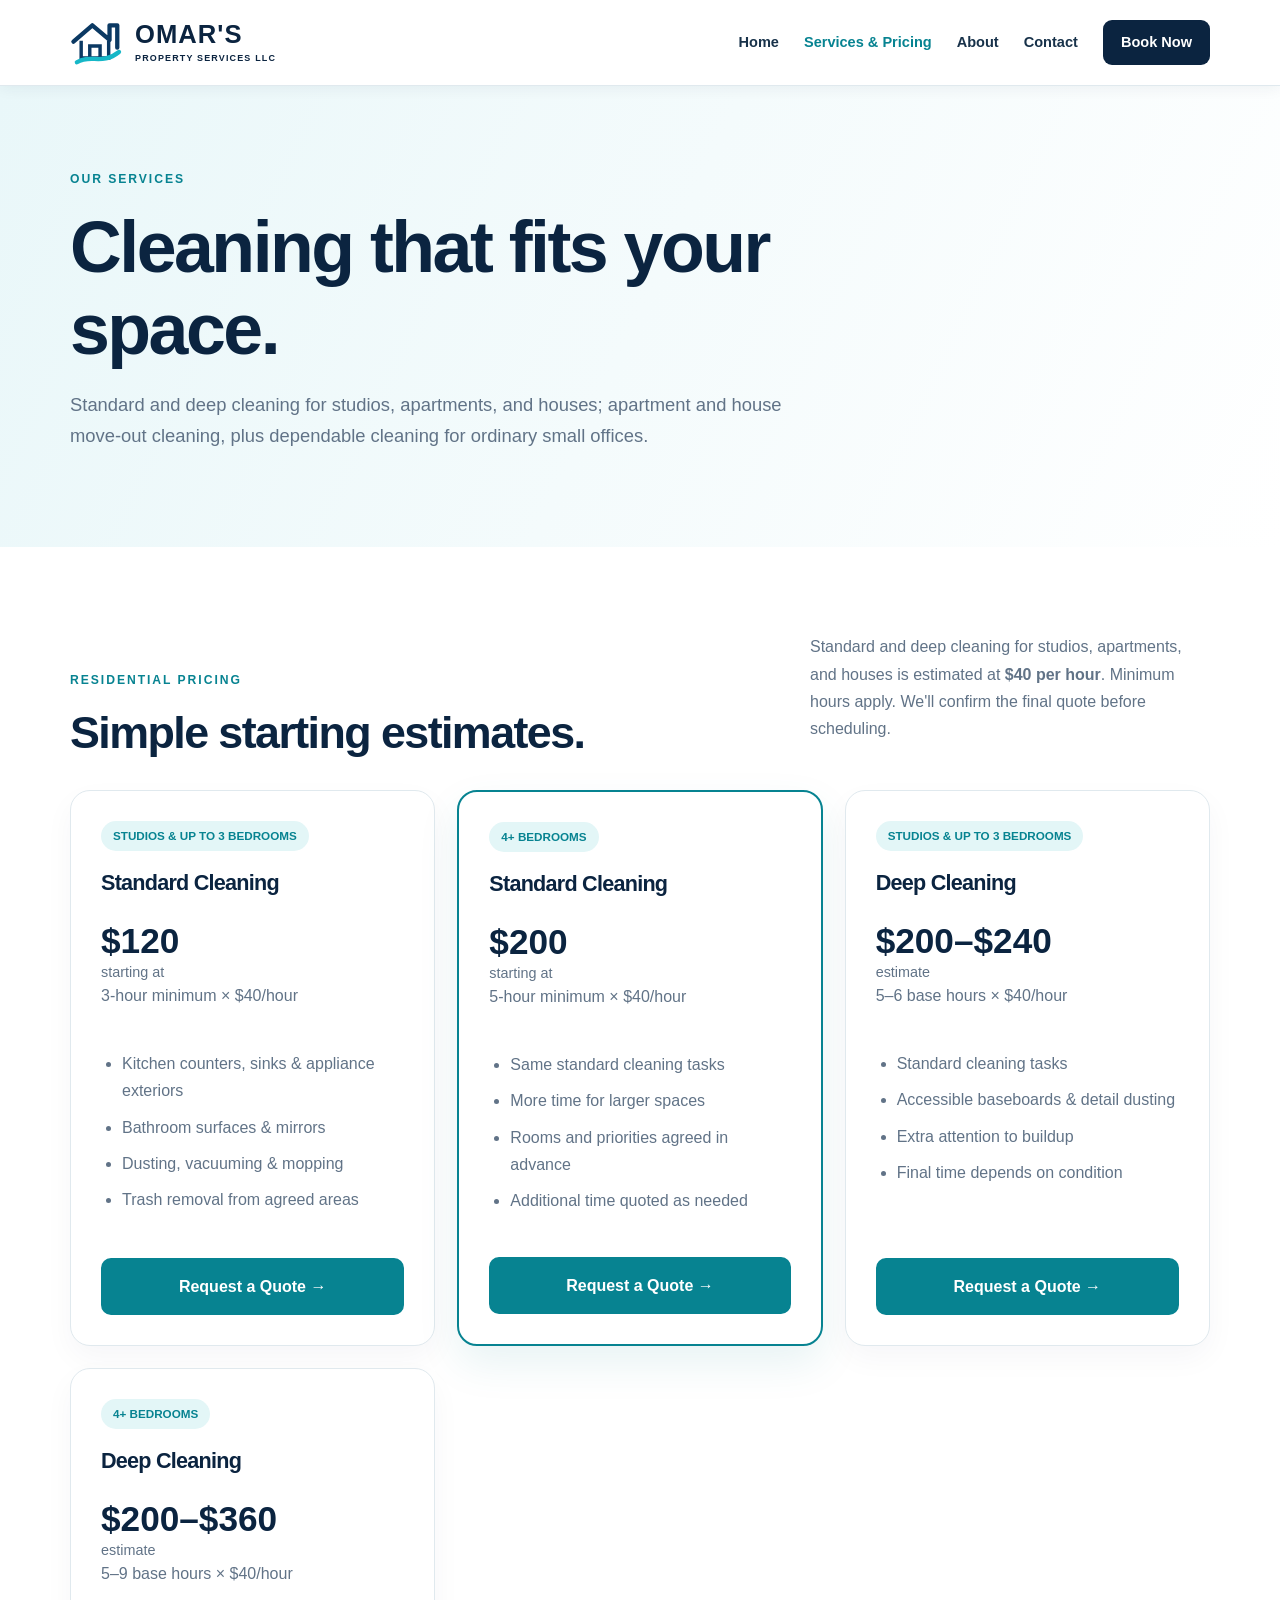
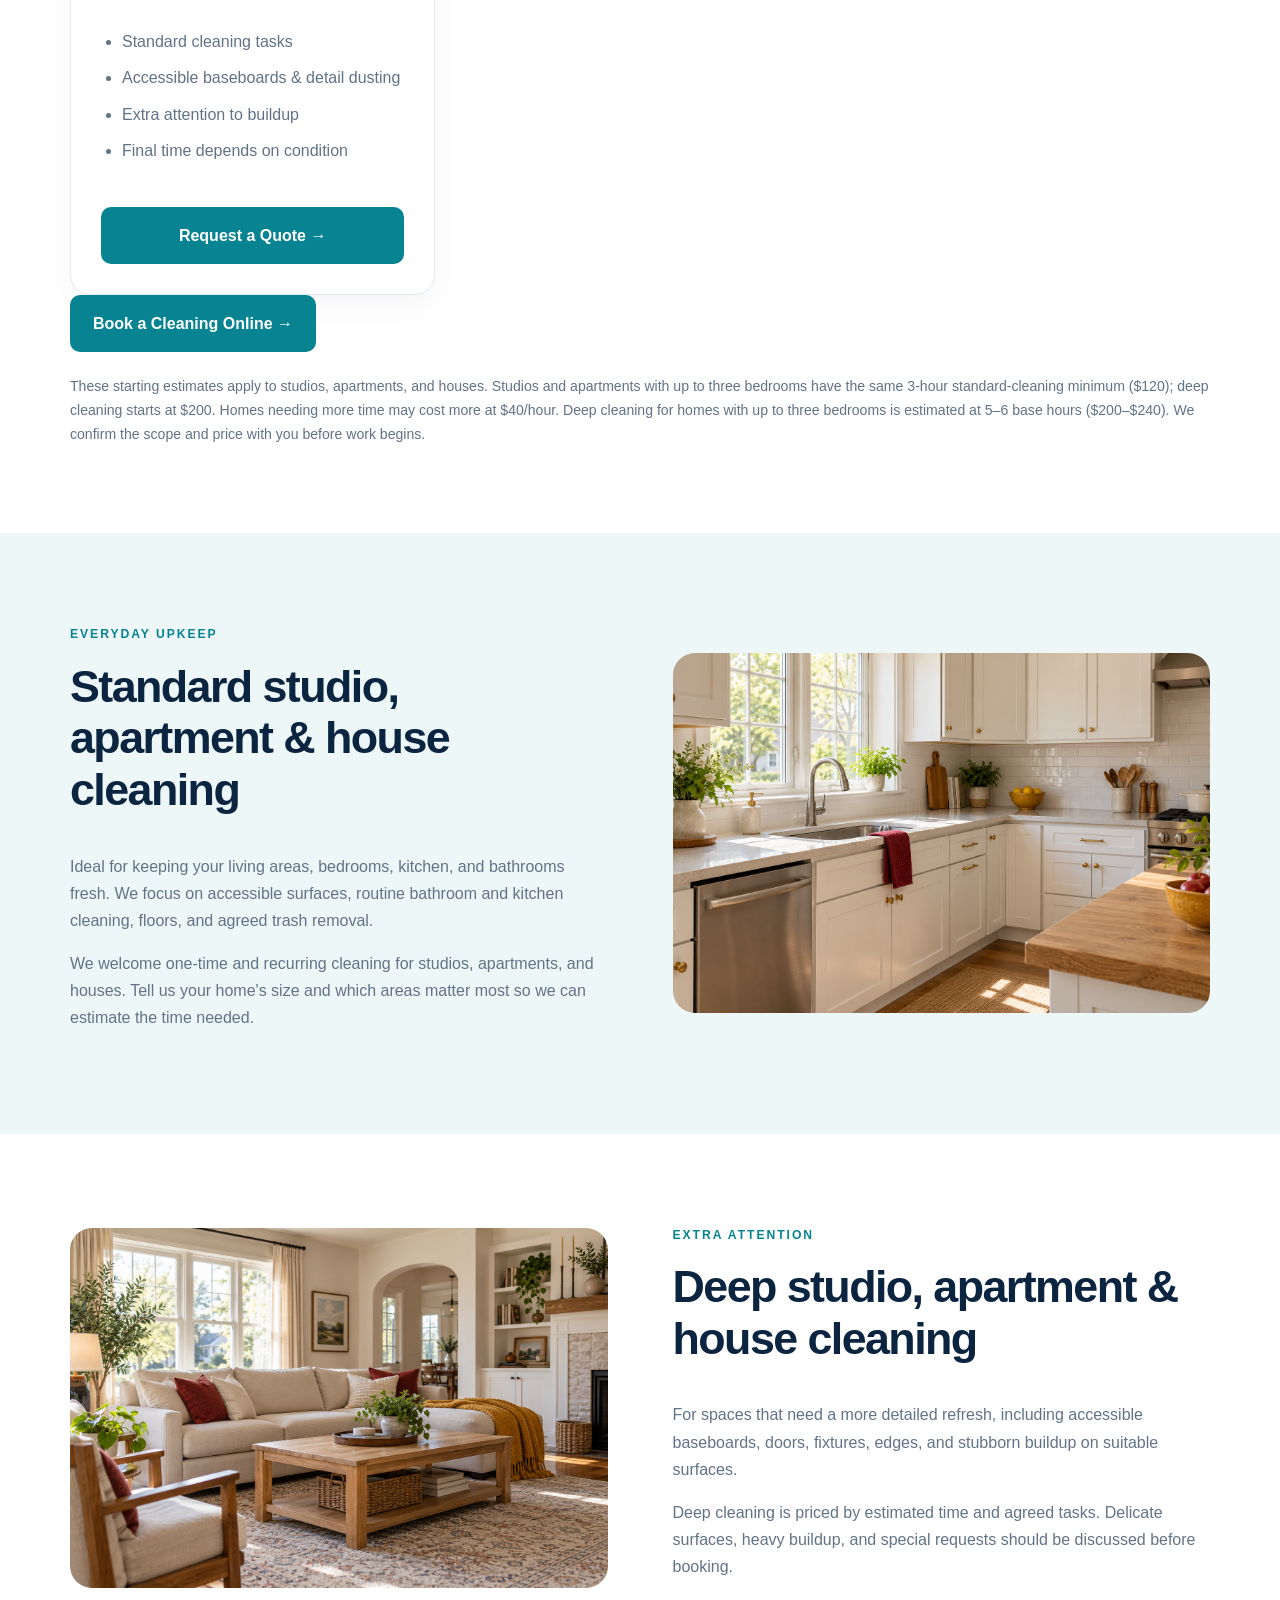
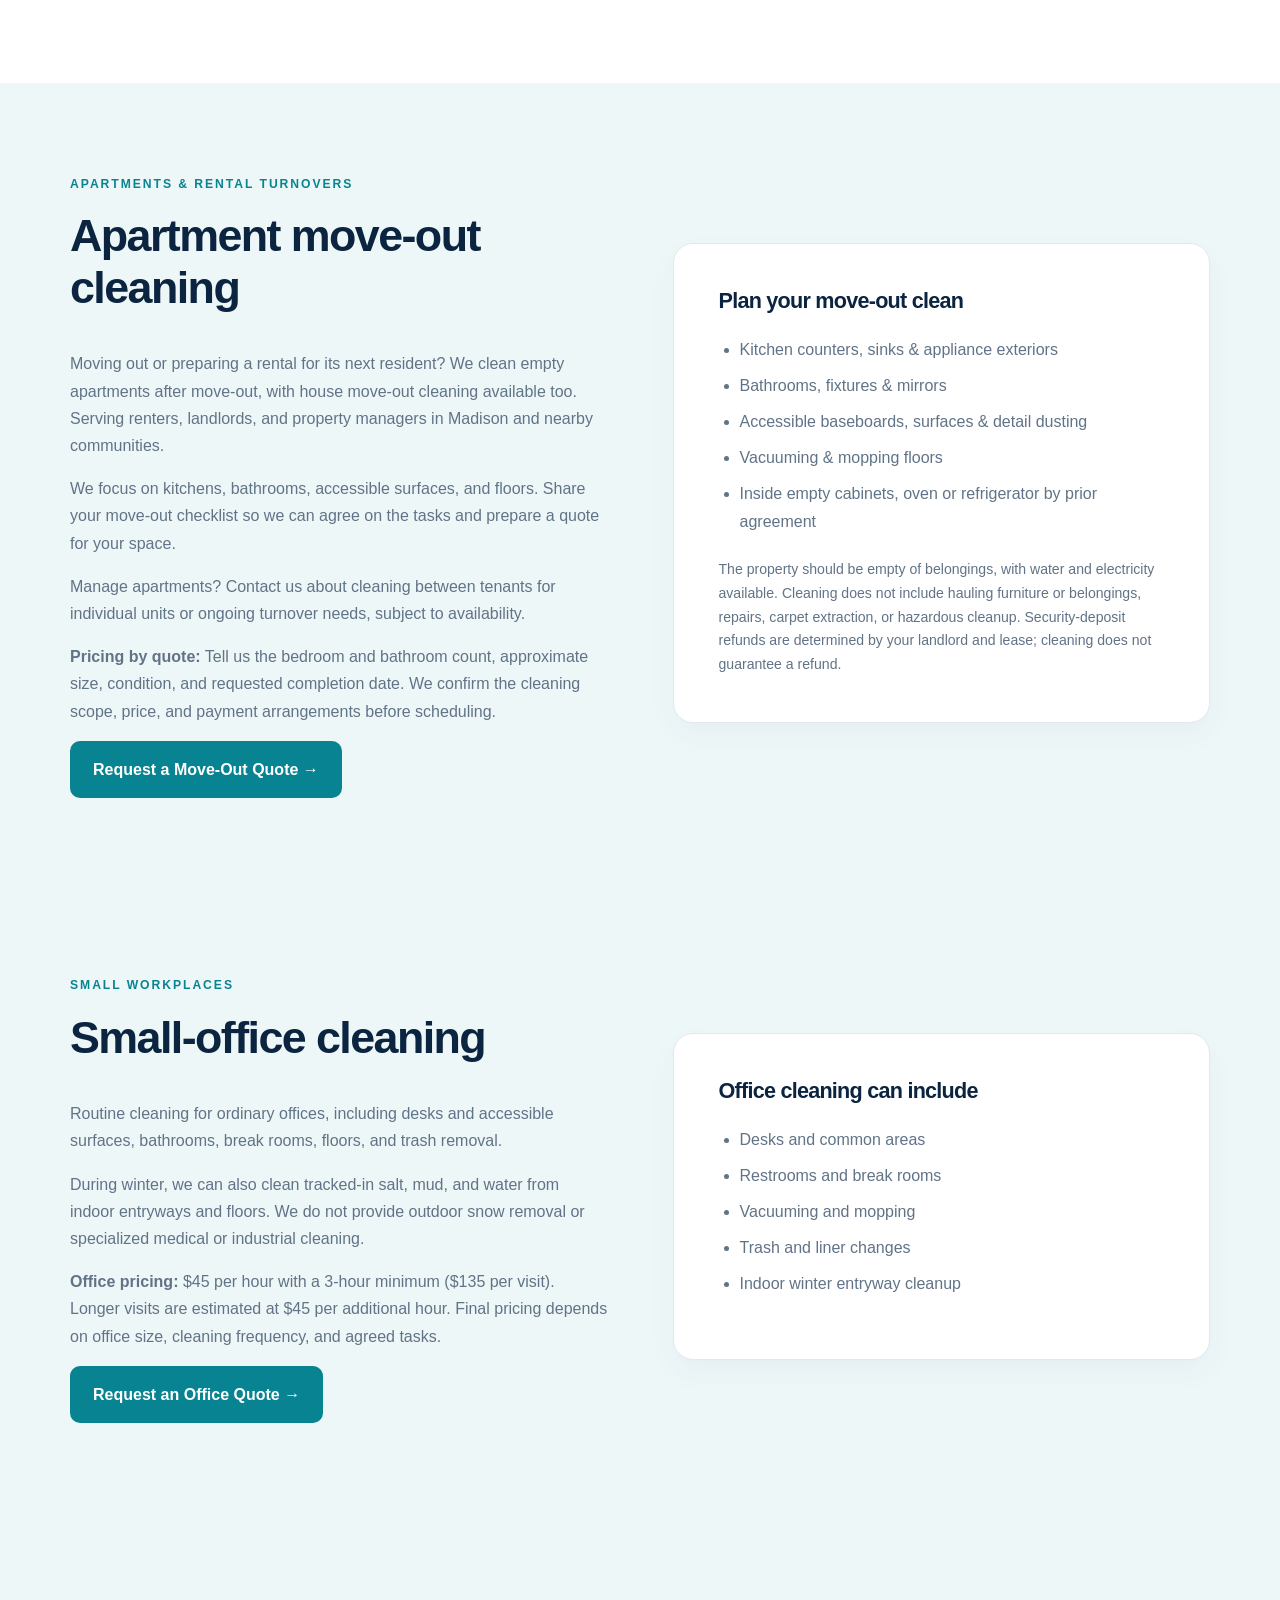
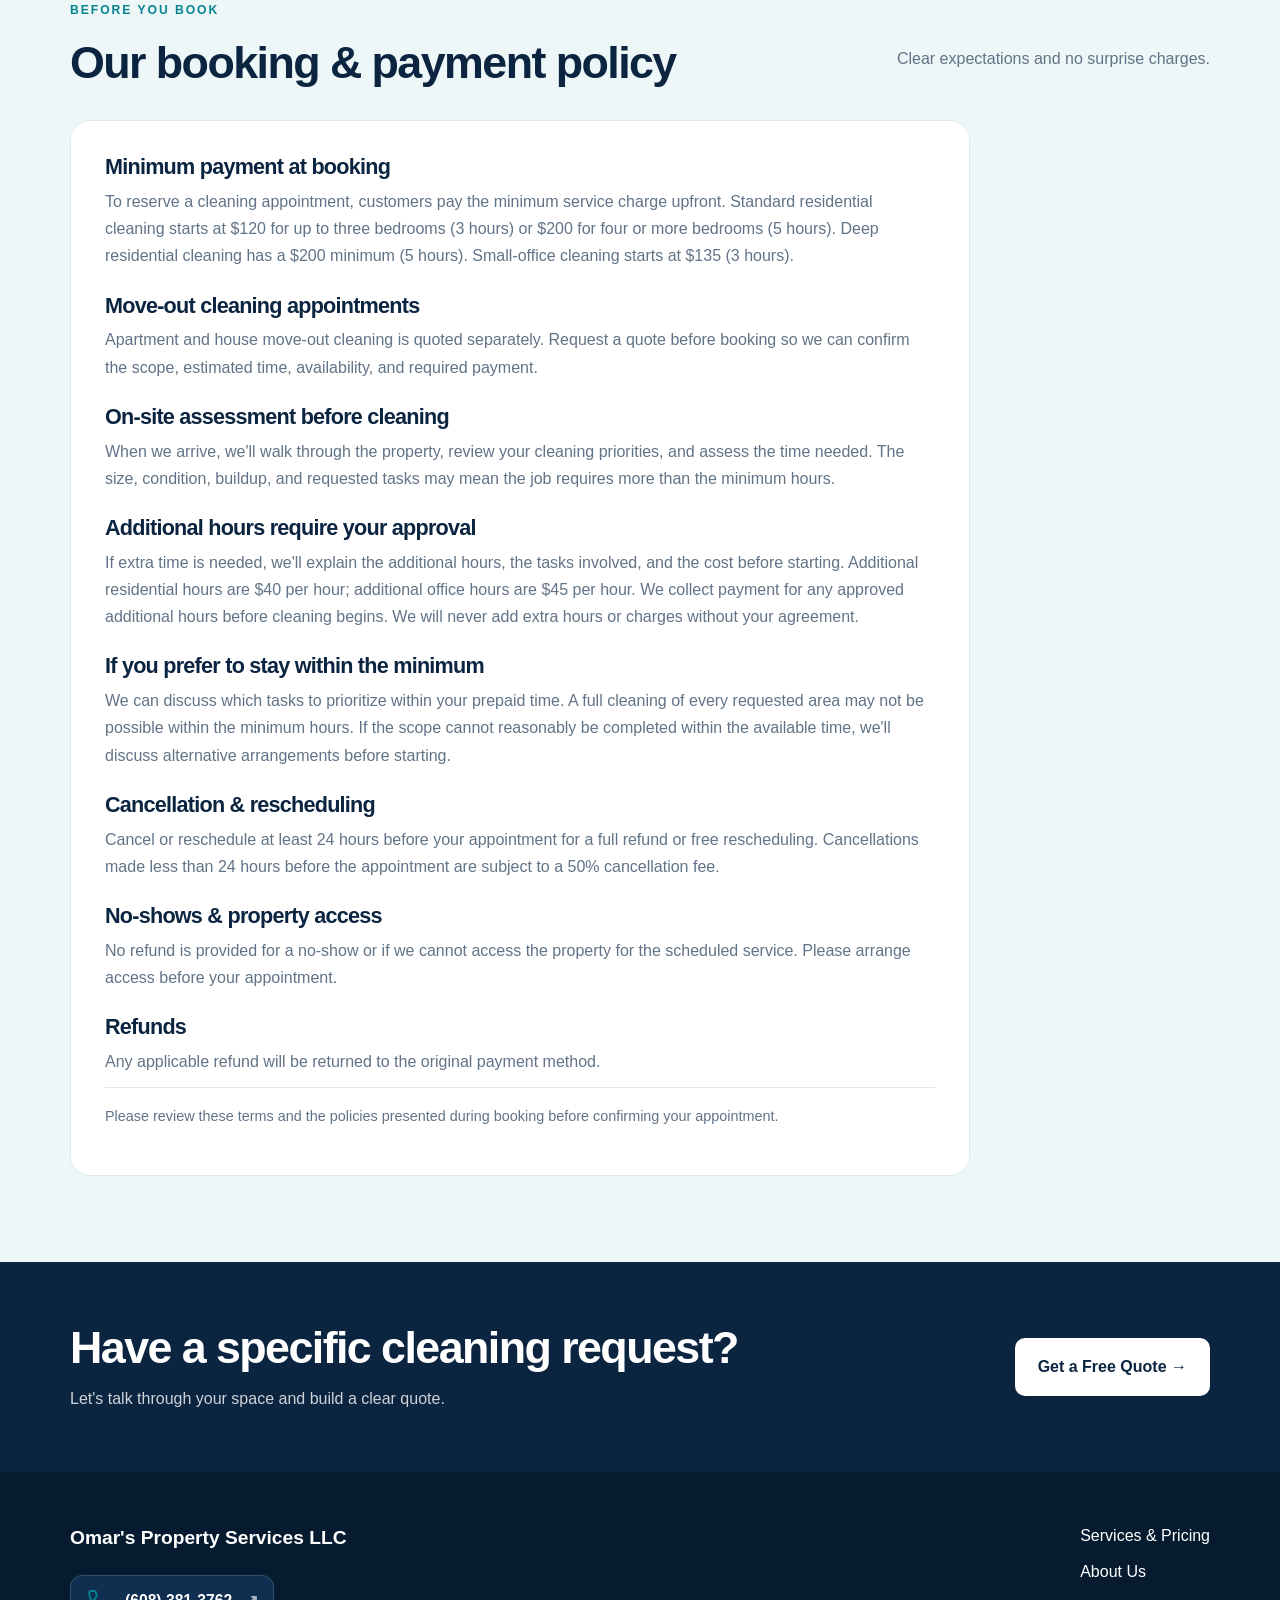
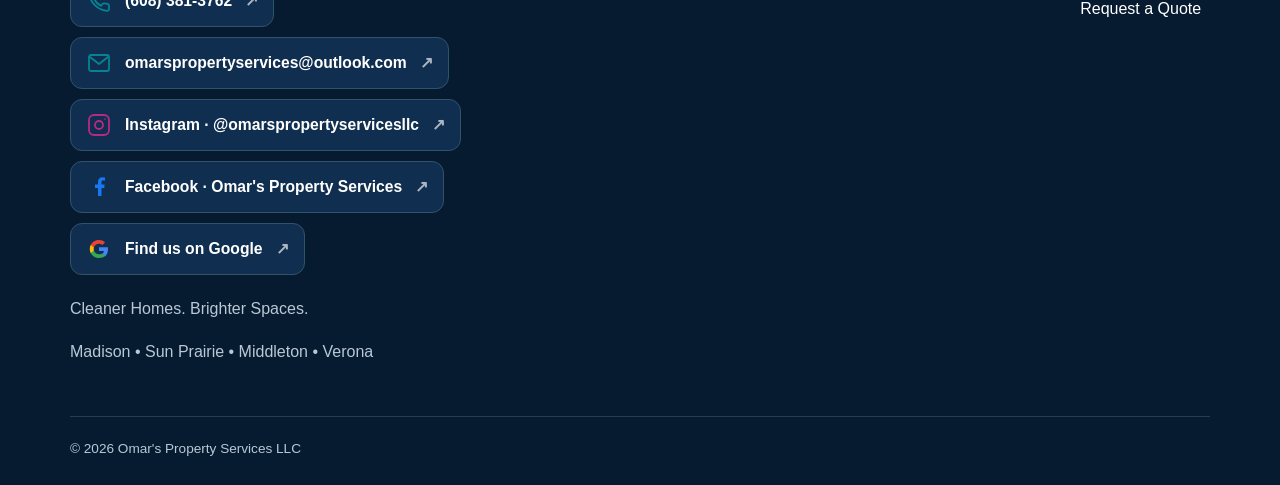
<file: services.html>
<!doctype html>
<html lang="en">
  <head>
    <meta charset="utf-8">
    <meta name="viewport" content="width=device-width,initial-scale=1">
    <meta name="description" content="Studio, apartment and house cleaning prices, apartment move-out cleaning, and small-office cleaning services from Omar's Property Services LLC.">
    <title>Services & Pricing | Omar's Property Services LLC</title>
    <link rel="stylesheet" href="assets/styles.css">
    <script defer src="assets/site.js">
    </script>
  </head>
  <body>
    <a class="skip" href="#main">Skip to content</a>
    <header class="header">
      <div class="container nav-wrap">
        <a class="brand" href="index.html" aria-label="Omar's Property Services home">
          <span class="logo-icon" aria-hidden="true">
            <svg viewBox="0 0 64 64">
              <path d="M4 31 26 12l20 17V12h9v26" fill="none" stroke="currentColor" stroke-width="5" stroke-linecap="round" stroke-linejoin="round"/>
              <path d="M13 30v20h32V30M23 50V36h12v14" fill="none" stroke="currentColor" stroke-width="4"/>
              <path d="M8 55c16-10 29 4 49-12" fill="none" stroke="#16b7c7" stroke-width="5" stroke-linecap="round"/>
            </svg>
          </span>
          <span class="brand-words">
            <strong>OMAR'S</strong>
            <small>PROPERTY SERVICES LLC</small>
          </span>
        </a>
        <button class="menu-toggle" aria-label="Toggle navigation" aria-expanded="false" aria-controls="site-nav">Menu ☰</button>
        <nav id="site-nav" aria-label="Main navigation">
          <a  href="index.html">Home</a>
          <a aria-current="page" href="services.html">Services & Pricing</a>
          <a  href="about.html">About</a>
          <a  href="contact.html">Contact</a>
          <a class="nav-cta" href="https://app.squareup.com/appointments/book/68lwwh4ngwc1a4/L55DSV4V93393/start" target="_blank" rel="noopener noreferrer">Book Now</a>
        </nav>
      </div>
    </header>
    <main id="main">
      <section class="page-hero">
        <div class="container">
          <span class="eyebrow">OUR SERVICES</span>
          <h1>Cleaning that fits your space.</h1>
          <p>Standard and deep cleaning for studios, apartments, and houses; apartment and house move-out cleaning, plus dependable cleaning for ordinary small offices.</p>
        </div>
      </section>
      <section class="section" id="pricing">
        <div class="container">
          <div class="section-heading">
            <div>
              <span class="eyebrow">RESIDENTIAL PRICING</span>
              <h2>Simple starting estimates.</h2>
            </div>
            <p>Standard and deep cleaning for studios, apartments, and houses is estimated at <strong>$40 per hour</strong>. Minimum hours apply. We'll confirm the final quote before scheduling.</p>
          </div>
          <div class="price-grid">
            <article class="price-card">
              <span class="pill">STUDIOS &amp; UP TO 3 BEDROOMS</span>
              <h3>Standard Cleaning</h3>
              <div class="price">$120 <small>starting at</small>
              </div>
              <p>3-hour minimum × $40/hour</p>
              <ul>
                <li>Kitchen counters, sinks & appliance exteriors</li>
                <li>Bathroom surfaces & mirrors</li>
                <li>Dusting, vacuuming & mopping</li>
                <li>Trash removal from agreed areas</li>
              </ul>
              <a class="btn" href="contact.html?service=standard">Request a Quote →</a>
            </article>
            <article class="price-card featured">
              <span class="pill">4+ BEDROOMS</span>
              <h3>Standard Cleaning</h3>
              <div class="price">$200 <small>starting at</small>
              </div>
              <p>5-hour minimum × $40/hour</p>
              <ul>
                <li>Same standard cleaning tasks</li>
                <li>More time for larger spaces</li>
                <li>Rooms and priorities agreed in advance</li>
                <li>Additional time quoted as needed</li>
              </ul>
              <a class="btn" href="contact.html?service=standard">Request a Quote →</a>
            </article>
            <article class="price-card">
              <span class="pill">STUDIOS &amp; UP TO 3 BEDROOMS</span>
              <h3>Deep Cleaning</h3>
              <div class="price">
                $200–$240 <small>estimate</small>
              </div>
              <p>5–6 base hours × $40/hour</p>
              <ul>
                <li>Standard cleaning tasks</li>
                <li>Accessible baseboards & detail dusting</li>
                <li>Extra attention to buildup</li>
                <li>Final time depends on condition</li>
              </ul>
              <a class="btn" href="contact.html?service=deep">Request a Quote →</a>
            </article>
            <article class="price-card">
              <span class="pill">4+ BEDROOMS</span>
              <h3>Deep Cleaning</h3>
              <div class="price">$200–$360 <small>estimate</small>
              </div>
              <p>5–9 base hours × $40/hour</p>
              <ul>
                <li>Standard cleaning tasks</li>
                <li>Accessible baseboards & detail dusting</li>
                <li>Extra attention to buildup</li>
                <li>Final time depends on condition</li>
              </ul>
              <a class="btn" href="contact.html?service=deep">Request a Quote →</a>
            </article>
          </div>
          <p><a class="btn" href="https://app.squareup.com/appointments/book/68lwwh4ngwc1a4/L55DSV4V93393/start" target="_blank" rel="noopener noreferrer">Book a Cleaning Online →</a></p>
          <p class="fine-print">These starting estimates apply to studios, apartments, and houses. Studios and apartments with up to three bedrooms have the same 3-hour standard-cleaning minimum ($120); deep cleaning starts at $200. Homes needing more time may cost more at $40/hour. Deep cleaning for homes with up to three bedrooms is estimated at 5–6 base hours ($200–$240). We confirm the scope and price with you before work begins.</p>
        </div>
      </section>
      <section class="section soft" id="standard">
        <div class="container split">
          <div>
            <span class="eyebrow">EVERYDAY UPKEEP</span>
            <h2>Standard studio, apartment &amp; house cleaning</h2>
            <p>Ideal for keeping your living areas, bedrooms, kitchen, and bathrooms fresh. We focus on accessible surfaces, routine bathroom and kitchen cleaning, floors, and agreed trash removal.</p>
            <p>We welcome one-time and recurring cleaning for studios, apartments, and houses. Tell us your home's size and which areas matter most so we can estimate the time needed.</p>
          </div>
          <img class="rounded-image" src="assets/services-kitchen.png" alt="Bright, clean residential kitchen" loading="lazy">
        </div>
      </section>
      <section class="section" id="deep">
        <div class="container split">
          <img class="rounded-image" src="assets/home-living-room.png" alt="Clean and welcoming living room" loading="lazy">
          <div>
            <span class="eyebrow">EXTRA ATTENTION</span>
            <h2>Deep studio, apartment &amp; house cleaning</h2>
            <p>For spaces that need a more detailed refresh, including accessible baseboards, doors, fixtures, edges, and stubborn buildup on suitable surfaces.</p>
            <p>Deep cleaning is priced by estimated time and agreed tasks. Delicate surfaces, heavy buildup, and special requests should be discussed before booking.</p>
          </div>
        </div>
      </section>
      <section class="section soft" id="move-out">
        <div class="container split">
          <div>
            <span class="eyebrow">APARTMENTS &amp; RENTAL TURNOVERS</span>
            <h2>Apartment move-out cleaning</h2>
            <p>Moving out or preparing a rental for its next resident? We clean empty apartments after move-out, with house move-out cleaning available too. Serving renters, landlords, and property managers in Madison and nearby communities.</p>
            <p>We focus on kitchens, bathrooms, accessible surfaces, and floors. Share your move-out checklist so we can agree on the tasks and prepare a quote for your space.</p>
            <p>Manage apartments? Contact us about cleaning between tenants for individual units or ongoing turnover needs, subject to availability.</p>
            <p><strong>Pricing by quote:</strong> Tell us the bedroom and bathroom count, approximate size, condition, and requested completion date. We confirm the cleaning scope, price, and payment arrangements before scheduling.</p>
            <a class="btn" href="contact.html?service=move-out">Request a Move-Out Quote →</a>
          </div>
          <div class="quote-panel">
            <h3>Plan your move-out clean</h3>
            <ul class="check-list">
              <li>Kitchen counters, sinks &amp; appliance exteriors</li>
              <li>Bathrooms, fixtures &amp; mirrors</li>
              <li>Accessible baseboards, surfaces &amp; detail dusting</li>
              <li>Vacuuming &amp; mopping floors</li>
              <li>Inside empty cabinets, oven or refrigerator by prior agreement</li>
            </ul>
            <p class="fine-print">The property should be empty of belongings, with water and electricity available. Cleaning does not include hauling furniture or belongings, repairs, carpet extraction, or hazardous cleanup. Security-deposit refunds are determined by your landlord and lease; cleaning does not guarantee a refund.</p>
          </div>
        </div>
      </section>
      <section class="section soft" id="office">
        <div class="container split">
          <div>
            <span class="eyebrow">SMALL WORKPLACES</span>
            <h2>Small-office cleaning</h2>
            <p>Routine cleaning for ordinary offices, including desks and accessible surfaces, bathrooms, break rooms, floors, and trash removal.</p>
            <p>During winter, we can also clean tracked-in salt, mud, and water from indoor entryways and floors. We do not provide outdoor snow removal or specialized medical or industrial cleaning.</p>
            <p>
              <strong>Office pricing:</strong> $45 per hour with a 3-hour minimum ($135 per visit).
              Longer visits are estimated at $45 per additional hour.
              Final pricing depends on office size, cleaning frequency, and agreed tasks.
            </p>
              <a class="btn" href="contact.html?service=office">Request an Office Quote →</a>
            </div>
            <div class="quote-panel">
              <h3>Office cleaning can include</h3>
              <ul class="check-list">
                <li>Desks and common areas</li>
                <li>Restrooms and break rooms</li>
                <li>Vacuuming and mopping</li>
                <li>Trash and liner changes</li>
                <li>Indoor winter entryway cleanup</li>
              </ul>
            </div>
          </div>
        </section>
      <section class="section soft" id="booking-policy">
        <div class="container">
          <div class="section-heading">
            <div>
              <span class="eyebrow">BEFORE YOU BOOK</span>
              <h2>Our booking &amp; payment policy</h2>
            </div>
            <p>Clear expectations and no surprise charges.</p>
          </div>
          <div class="booking-policy">
            <h3>Minimum payment at booking</h3>
            <p>To reserve a cleaning appointment, customers pay the minimum service charge upfront. Standard residential cleaning starts at $120 for up to three bedrooms (3 hours) or $200 for four or more bedrooms (5 hours). Deep residential cleaning has a $200 minimum (5 hours). Small-office cleaning starts at $135 (3 hours).</p>
            <h3>Move-out cleaning appointments</h3>
            <p>Apartment and house move-out cleaning is quoted separately. Request a quote before booking so we can confirm the scope, estimated time, availability, and required payment.</p>
            <h3>On-site assessment before cleaning</h3>
            <p>When we arrive, we'll walk through the property, review your cleaning priorities, and assess the time needed. The size, condition, buildup, and requested tasks may mean the job requires more than the minimum hours.</p>
            <h3>Additional hours require your approval</h3>
            <p>If extra time is needed, we'll explain the additional hours, the tasks involved, and the cost before starting. Additional residential hours are $40 per hour; additional office hours are $45 per hour. We collect payment for any approved additional hours before cleaning begins. We will never add extra hours or charges without your agreement.</p>
            <h3>If you prefer to stay within the minimum</h3>
            <p>We can discuss which tasks to prioritize within your prepaid time. A full cleaning of every requested area may not be possible within the minimum hours. If the scope cannot reasonably be completed within the available time, we'll discuss alternative arrangements before starting.</p>
            <h3>Cancellation &amp; rescheduling</h3>
            <p>Cancel or reschedule at least 24 hours before your appointment for a full refund or free rescheduling. Cancellations made less than 24 hours before the appointment are subject to a 50% cancellation fee.</p>
            <h3>No-shows &amp; property access</h3>
            <p>No refund is provided for a no-show or if we cannot access the property for the scheduled service. Please arrange access before your appointment.</p>
            <h3>Refunds</h3>
            <p>Any applicable refund will be returned to the original payment method.</p>
            <p class="policy-note">Please review these terms and the policies presented during booking before confirming your appointment.</p>
          </div>
        </div>
      </section>
        <section class="cta">
          <div class="container cta-inner">
            <div>
              <h2>Have a specific cleaning request?</h2>
              <p>Let's talk through your space and build a clear quote.</p>
            </div>
            <a class="btn btn-light" href="contact.html">Get a Free Quote →</a>
          </div>
        </section>
      </main>
      <footer class="footer">
        <div class="container footer-grid">
          <div>
            <strong>Omar's Property Services LLC</strong>
            <div class="footer-contact">
            <a class="contact-link contact-link--phone" href="tel:+16083813762"><span class="contact-icon"><svg viewBox="0 0 24 24" aria-hidden="true"><path d="M22 16.9v3a2 2 0 0 1-2.2 2A19.8 19.8 0 0 1 2.1 4.2 2 2 0 0 1 4.1 2h3a2 2 0 0 1 2 1.7l.5 3a2 2 0 0 1-.6 1.8L7.1 10a16 16 0 0 0 6.9 6.9l1.5-1.9a2 2 0 0 1 1.8-.6l3 .5a2 2 0 0 1 1.7 1.9z"/></svg></span><span>(608) 381-3762</span><span class="contact-arrow" aria-hidden="true">↗</span></a>
            <a class="contact-link contact-link--email" href="mailto:omarspropertyservices@outlook.com"><span class="contact-icon"><svg viewBox="0 0 24 24" aria-hidden="true"><rect x="2" y="4" width="20" height="16" rx="2"/><path d="m3 6 9 7 9-7"/></svg></span><span>omarspropertyservices@outlook.com</span><span class="contact-arrow" aria-hidden="true">↗</span></a>
            <a class="contact-link contact-link--instagram" href="https://www.instagram.com/omarspropertyservicesllc/" target="_blank" rel="noopener noreferrer"><span class="contact-icon"><svg viewBox="0 0 24 24" aria-hidden="true"><rect x="2" y="2" width="20" height="20" rx="5"/><circle cx="12" cy="12" r="4"/><circle cx="18" cy="6" r=".8" fill="currentColor" stroke="none"/></svg></span><span>Instagram · @omarspropertyservicesllc</span><span class="contact-arrow" aria-hidden="true">↗</span></a>
            <a class="contact-link contact-link--facebook" href="https://www.facebook.com/share/1CfDy3Du7M/" target="_blank" rel="noopener noreferrer"><span class="contact-icon"><svg viewBox="0 0 24 24" aria-hidden="true"><path d="M14.5 21v-8h2.7l.4-3.5h-3.1V7.3c0-1 .3-1.7 1.8-1.7H18V2.5a24 24 0 0 0-2.6-.2c-2.6 0-4.4 1.6-4.4 4.5v2.7H8V13h3v8z" fill="currentColor" stroke="none"/></svg></span><span>Facebook · Omar's Property Services</span><span class="contact-arrow" aria-hidden="true">↗</span></a>
            <a class="contact-link contact-link--google" href="https://www.google.com/maps/search/?api=1&amp;query=Omar%27s%20Property%20Services%20LLC%20Madison%20WI" target="_blank" rel="noopener noreferrer"><span class="contact-icon"><svg viewBox="0 0 24 24" aria-hidden="true"><path d="M21 12.2c0-.7-.1-1.3-.2-1.9H12v3.7h5a4.4 4.4 0 0 1-1.9 2.9v2.4h3.1c1.8-1.7 2.8-4.1 2.8-7.1z" fill="#4285F4" stroke="none"/><path d="M12 21c2.5 0 4.6-.8 6.2-2.2l-3.1-2.4c-.9.6-1.9.9-3.1.9-2.4 0-4.4-1.6-5.1-3.7H3.7v2.4A9.4 9.4 0 0 0 12 21z" fill="#34A853" stroke="none"/><path d="M6.9 13.6a5.7 5.7 0 0 1 0-3.2V8H3.7a9.4 9.4 0 0 0 0 8l3.2-2.4z" fill="#FBBC05" stroke="none"/><path d="M12 6.7c1.3 0 2.5.5 3.4 1.3l2.7-2.7A9 9 0 0 0 12 3a9.4 9.4 0 0 0-8.3 5l3.2 2.4c.7-2.1 2.7-3.7 5.1-3.7z" fill="#EA4335" stroke="none"/></svg></span><span>Find us on Google</span><span class="contact-arrow" aria-hidden="true">↗</span></a>
          </div>
            <p>Cleaner Homes. Brighter Spaces.</p>
            <p>Madison • Sun Prairie • Middleton • Verona</p>
          </div>
          <div>
            <a href="services.html">Services & Pricing</a>
            <a href="about.html">About Us</a>
            <a href="contact.html">Request a Quote</a>
          </div>
        </div>
        <div class="container footer-bottom">© <span id="year">2026</span> Omar's Property Services LLC</div>
      </footer>
    </body>
  </html>
</file>
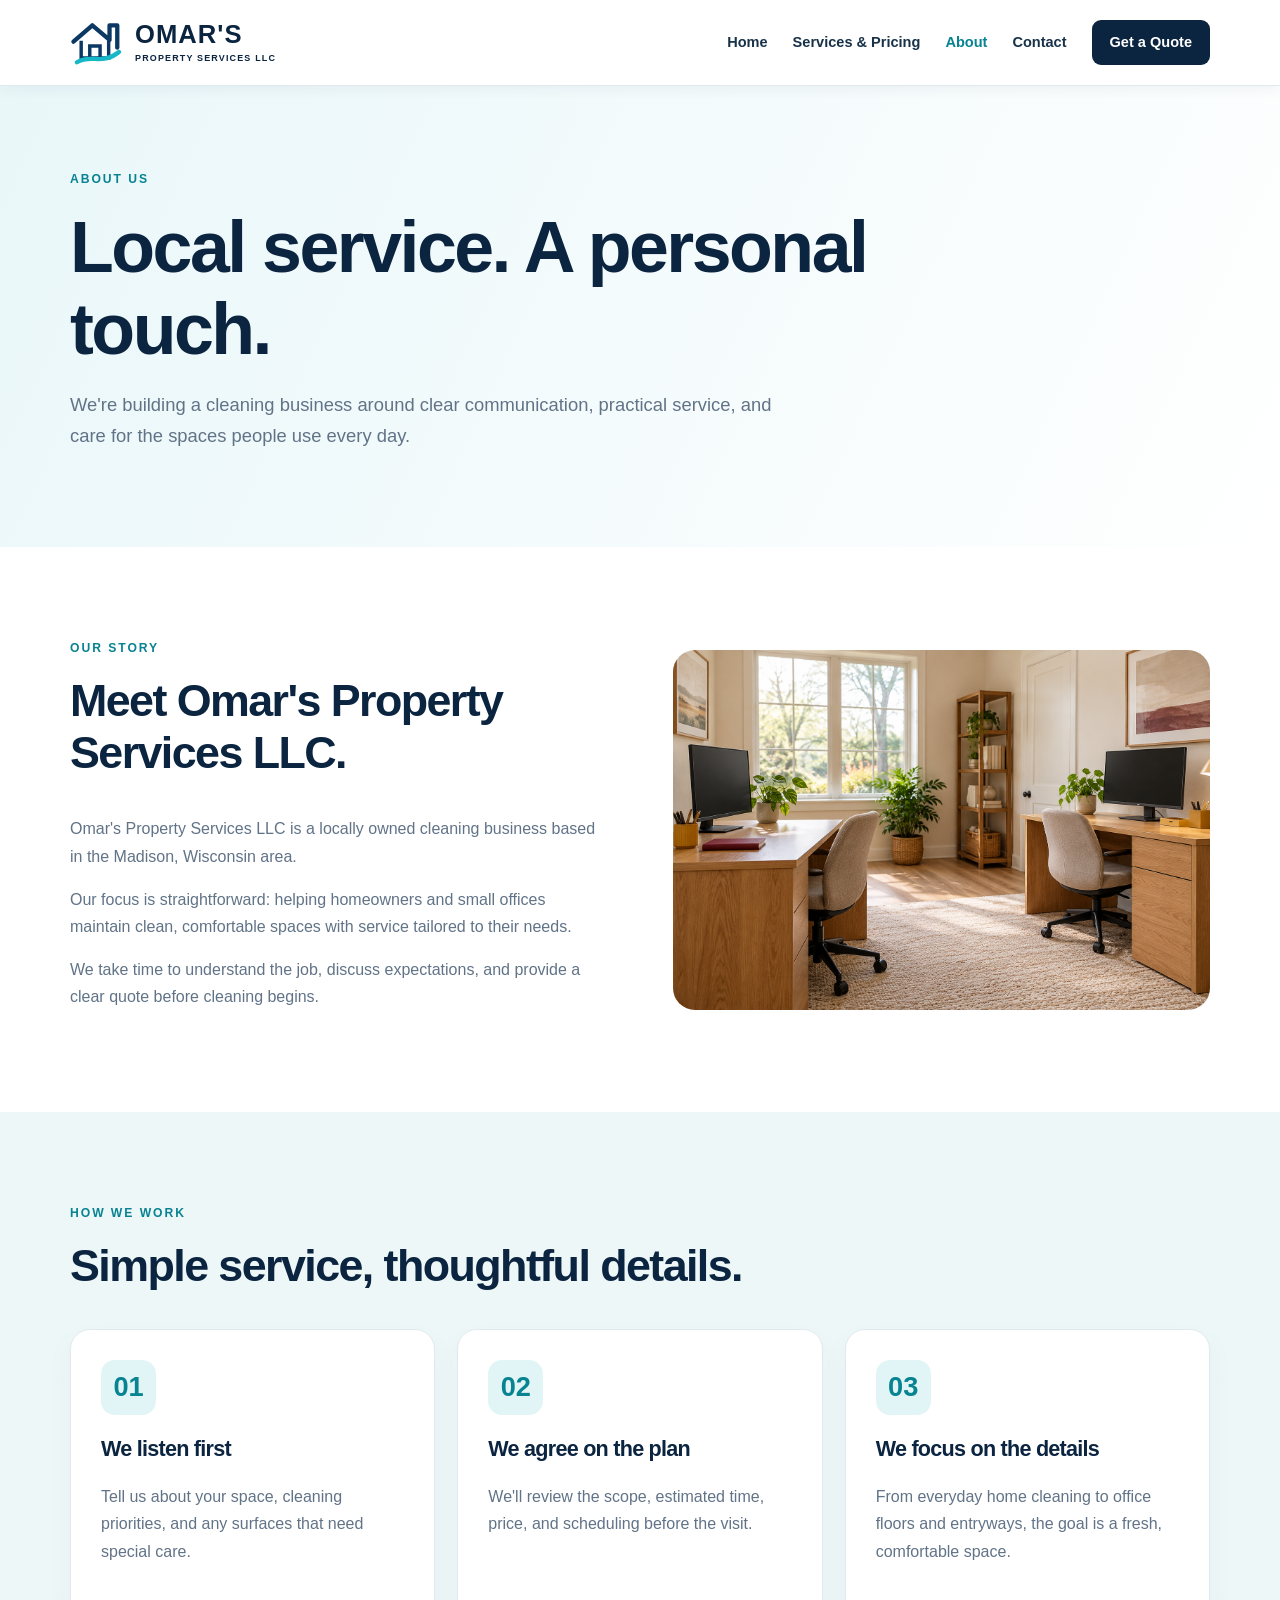
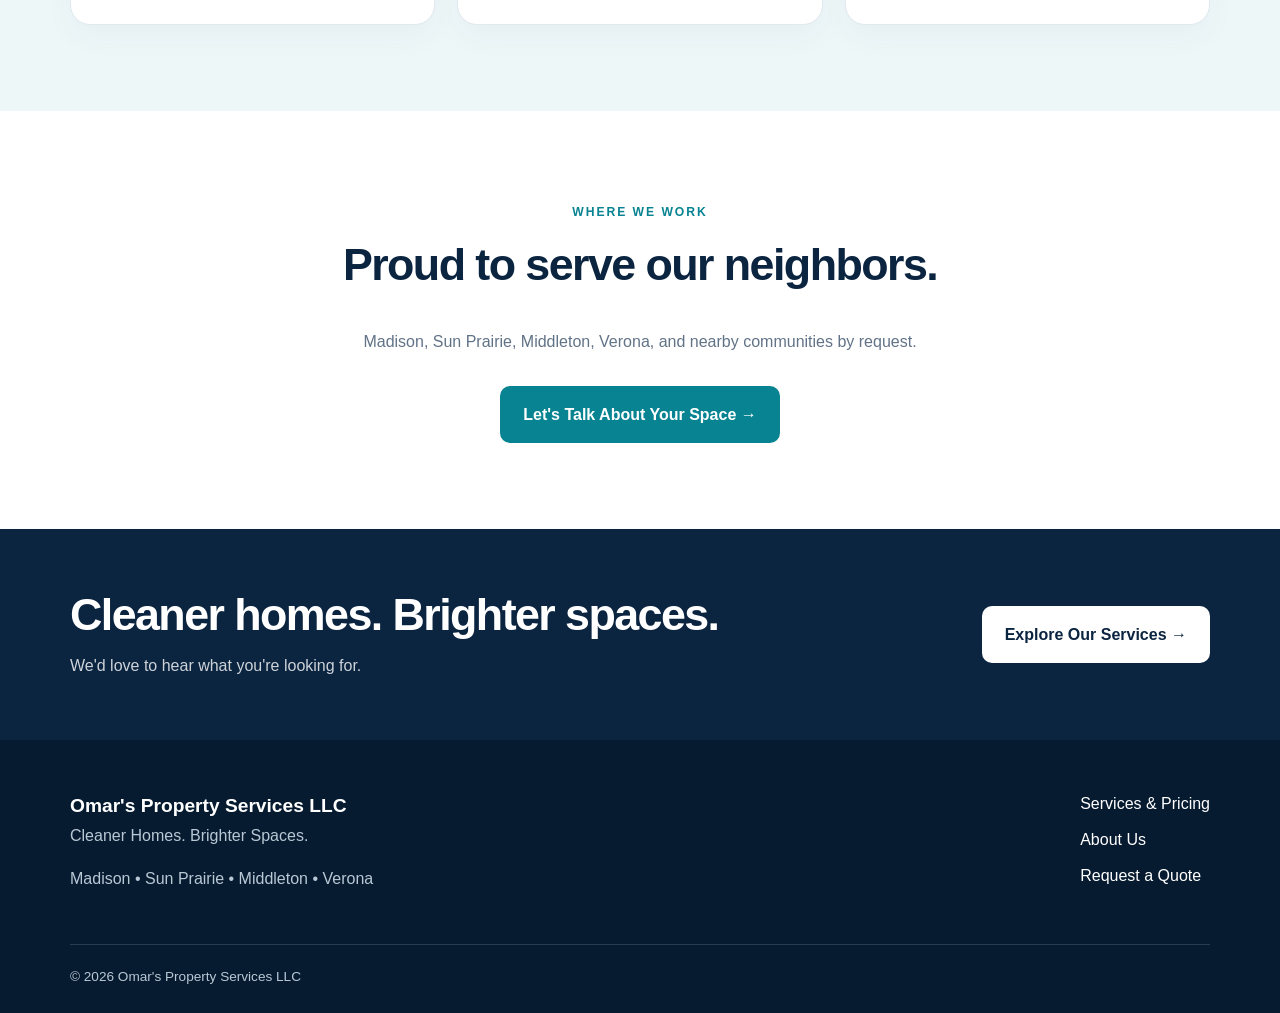
<file: omars-property-services/about.html>
<!doctype html>
<html lang="en">
  <head>
    <meta charset="utf-8">
    <meta name="viewport" content="width=device-width,initial-scale=1">
    <meta name="description" content="Learn about Omar's Property Services LLC, a locally owned cleaning business serving Madison and surrounding communities.">
    <title>About Us | Omar's Property Services LLC</title>
    <link rel="stylesheet" href="assets/styles.css">
    <script defer src="assets/site.js">
    </script>
  </head>
  <body>
    <a class="skip" href="#main">Skip to content</a>
    <header class="header">
      <div class="container nav-wrap">
        <a class="brand" href="index.html" aria-label="Omar's Property Services home">
          <span class="logo-icon" aria-hidden="true">
            <svg viewBox="0 0 64 64">
              <path d="M4 31 26 12l20 17V12h9v26" fill="none" stroke="currentColor" stroke-width="5" stroke-linecap="round" stroke-linejoin="round"/>
              <path d="M13 30v20h32V30M23 50V36h12v14" fill="none" stroke="currentColor" stroke-width="4"/>
              <path d="M8 55c16-10 29 4 49-12" fill="none" stroke="#16b7c7" stroke-width="5" stroke-linecap="round"/>
            </svg>
          </span>
          <span class="brand-words">
            <strong>OMAR'S</strong>
            <small>PROPERTY SERVICES LLC</small>
          </span>
        </a>
        <button class="menu-toggle" aria-label="Toggle navigation" aria-expanded="false" aria-controls="site-nav">Menu ☰</button>
        <nav id="site-nav" aria-label="Main navigation">
          <a  href="index.html">Home</a>
          <a  href="services.html">Services & Pricing</a>
          <a aria-current="page" href="about.html">About</a>
          <a  href="contact.html">Contact</a>
          <a class="nav-cta" href="contact.html">Get a Quote</a>
        </nav>
      </div>
    </header>
    <main id="main">
      <section class="page-hero">
        <div class="container">
          <span class="eyebrow">ABOUT US</span>
          <h1>Local service. A personal touch.</h1>
          <p>We're building a cleaning business around clear communication, practical service, and care for the spaces people use every day.</p>
        </div>
      </section>
      <section class="section">
        <div class="container split">
          <div>
            <span class="eyebrow">OUR STORY</span>
            <h2>Meet Omar's Property Services LLC.</h2>
            <p>Omar's Property Services LLC is a locally owned cleaning business based in the Madison, Wisconsin area.</p>
            <p>Our focus is straightforward: helping homeowners and small offices maintain clean, comfortable spaces with service tailored to their needs.</p>
            <p>We take time to understand the job, discuss expectations, and provide a clear quote before cleaning begins.</p>
          </div>
          <img class="rounded-image" src="assets/about-office.png" alt="Tidy, sunlit office workspace" loading="lazy">
        </div>
      </section>
      <section class="section soft">
        <div class="container">
          <span class="eyebrow">HOW WE WORK</span>
          <h2>Simple service, thoughtful details.</h2>
          <div class="cards">
            <article class="card">
              <div class="card-icon">01</div>
              <h3>We listen first</h3>
              <p>Tell us about your space, cleaning priorities, and any surfaces that need special care.</p>
            </article>
            <article class="card">
              <div class="card-icon">02</div>
              <h3>We agree on the plan</h3>
              <p>We'll review the scope, estimated time, price, and scheduling before the visit.</p>
            </article>
            <article class="card">
              <div class="card-icon">03</div>
              <h3>We focus on the details</h3>
              <p>From everyday home cleaning to office floors and entryways, the goal is a fresh, comfortable space.</p>
            </article>
          </div>
        </div>
      </section>
      <section class="section">
        <div class="container centered">
          <span class="eyebrow">WHERE WE WORK</span>
          <h2>Proud to serve our neighbors.</h2>
          <p>Madison, Sun Prairie, Middleton, Verona, and nearby communities by request.</p>
          <a class="btn" href="contact.html">Let's Talk About Your Space →</a>
        </div>
      </section>
      <section class="cta">
        <div class="container cta-inner">
          <div>
            <h2>Cleaner homes. Brighter spaces.</h2>
            <p>We'd love to hear what you're looking for.</p>
          </div>
          <a class="btn btn-light" href="services.html">Explore Our Services →</a>
        </div>
      </section>
    </main>
    <footer class="footer">
      <div class="container footer-grid">
        <div>
          <strong>Omar's Property Services LLC</strong>
          <p>Cleaner Homes. Brighter Spaces.</p>
          <p>Madison • Sun Prairie • Middleton • Verona</p>
        </div>
        <div>
          <a href="services.html">Services & Pricing</a>
          <a href="about.html">About Us</a>
          <a href="contact.html">Request a Quote</a>
        </div>
      </div>
      <div class="container footer-bottom">© <span id="year">2026</span> Omar's Property Services LLC</div>
    </footer>
  </body>
</html>
</file>
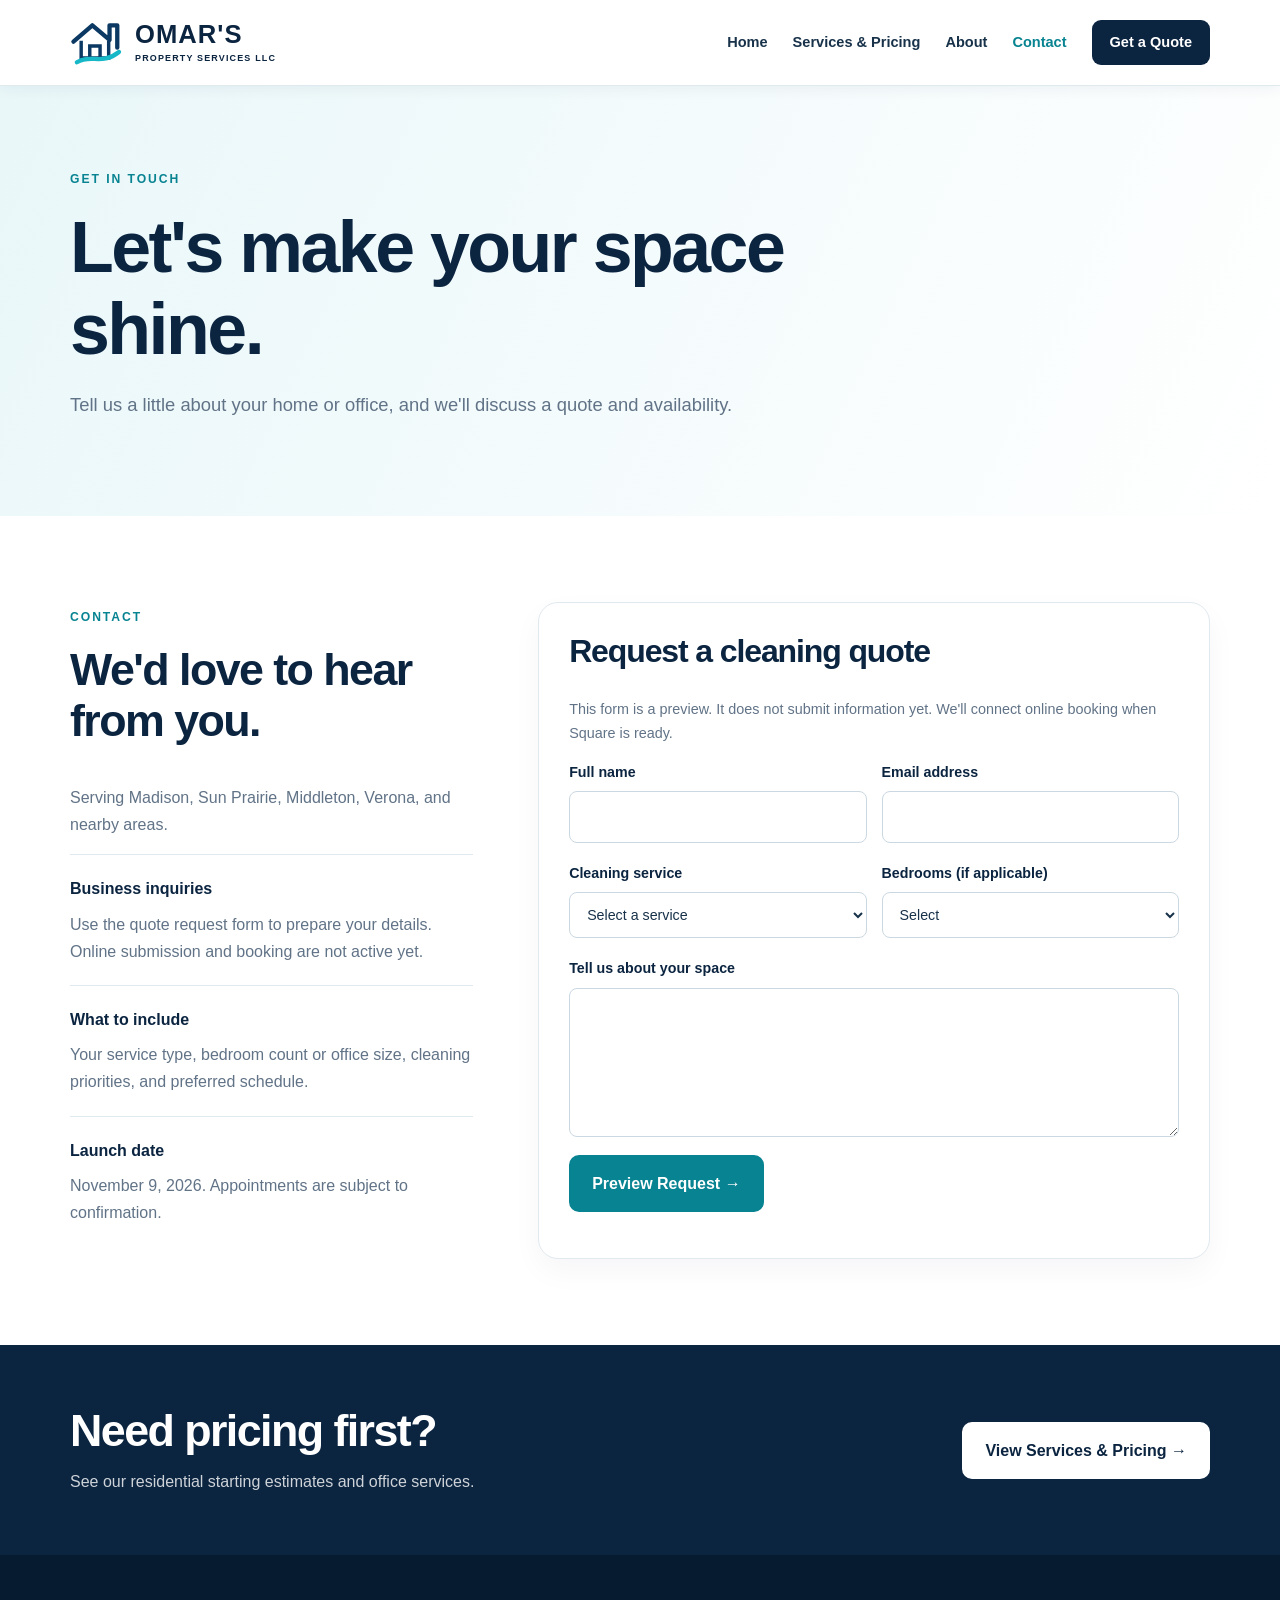
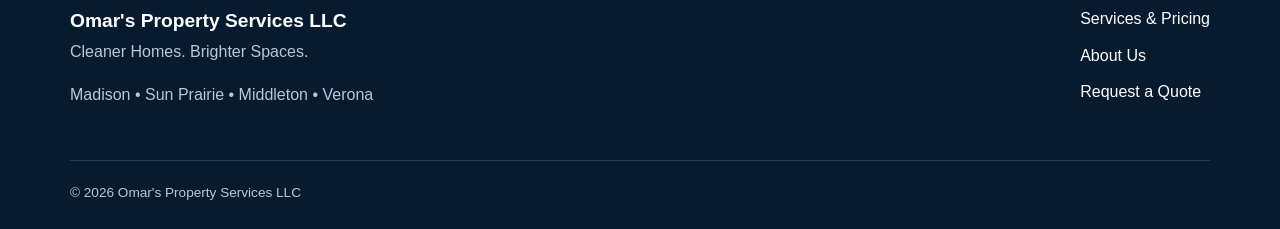
<file: omars-property-services/contact.html>
<!doctype html>
<html lang="en">
  <head>
    <meta charset="utf-8">
    <meta name="viewport" content="width=device-width,initial-scale=1">
    <meta name="description" content="Request a home or small-office cleaning quote from Omar's Property Services LLC.">
    <title>Contact & Quotes | Omar's Property Services LLC</title>
    <link rel="stylesheet" href="assets/styles.css">
    <script defer src="assets/site.js">
    </script>
  </head>
  <body>
    <a class="skip" href="#main">Skip to content</a>
    <header class="header">
      <div class="container nav-wrap">
        <a class="brand" href="index.html" aria-label="Omar's Property Services home">
          <span class="logo-icon" aria-hidden="true">
            <svg viewBox="0 0 64 64">
              <path d="M4 31 26 12l20 17V12h9v26" fill="none" stroke="currentColor" stroke-width="5" stroke-linecap="round" stroke-linejoin="round"/>
              <path d="M13 30v20h32V30M23 50V36h12v14" fill="none" stroke="currentColor" stroke-width="4"/>
              <path d="M8 55c16-10 29 4 49-12" fill="none" stroke="#16b7c7" stroke-width="5" stroke-linecap="round"/>
            </svg>
          </span>
          <span class="brand-words">
            <strong>OMAR'S</strong>
            <small>PROPERTY SERVICES LLC</small>
          </span>
        </a>
        <button class="menu-toggle" aria-label="Toggle navigation" aria-expanded="false" aria-controls="site-nav">Menu ☰</button>
        <nav id="site-nav" aria-label="Main navigation">
          <a  href="index.html">Home</a>
          <a  href="services.html">Services & Pricing</a>
          <a  href="about.html">About</a>
          <a aria-current="page" href="contact.html">Contact</a>
          <a class="nav-cta" href="contact.html">Get a Quote</a>
        </nav>
      </div>
    </header>
    <main id="main">
      <section class="page-hero">
        <div class="container">
          <span class="eyebrow">GET IN TOUCH</span>
          <h1>Let's make your space shine.</h1>
          <p>Tell us a little about your home or office, and we'll discuss a quote and availability.</p>
        </div>
      </section>
      <section class="section">
        <div class="container contact-layout">
          <div>
            <span class="eyebrow">CONTACT</span>
            <h2>We'd love to hear from you.</h2>
            <p>Serving Madison, Sun Prairie, Middleton, Verona, and nearby areas.</p>
            <div class="contact-method">
              <strong>Business inquiries</strong>
              <p>Use the quote request form to prepare your details. Online submission and booking are not active yet.</p>
            </div>
            <div class="contact-method">
              <strong>What to include</strong>
              <p>Your service type, bedroom count or office size, cleaning priorities, and preferred schedule.</p>
            </div>
            <div class="contact-method">
              <strong>Launch date</strong>
              <p>November 9, 2026. Appointments are subject to confirmation.</p>
            </div>
          </div>
          <div class="form-card">
            <h2>Request a cleaning quote</h2>
            <p class="form-intro">This form is a preview. It does not submit information yet. We'll connect online booking when Square is ready.</p>
            <form id="quote-form">
              <div class="form-row">
                <label>Full name<input name="name" type="text" autocomplete="name" required>
                </label>
                <label>Email address<input name="email" type="email" autocomplete="email" required>
                </label>
              </div>
              <div class="form-row">
                <label>Cleaning service<select name="service" id="service" required>
                  <option value="">Select a service</option>
                  <option value="standard">Standard home cleaning</option>
                  <option value="deep">Deep home cleaning</option>
                  <option value="office">Small-office cleaning</option>
                </select>
              </label>
              <label>Bedrooms (if applicable)<select name="bedrooms">
                <option value="">Select</option>
                <option>0–1</option>
                <option>2</option>
                <option>3</option>
                <option>4</option>
                <option>5+</option>
                <option>Not applicable</option>
              </select>
            </label>
          </div>
          <label>Tell us about your space<textarea name="details" rows="5" placeholder="Approximate size, bathrooms, cleaning needs, and preferred date">
          </textarea>
        </label>
        <button class="btn" type="submit">Preview Request →</button>
        <p id="form-status" class="form-status" role="status">
        </p>
      </form>
    </div>
  </div>
</section>
<section class="cta">
  <div class="container cta-inner">
    <div>
      <h2>Need pricing first?</h2>
      <p>See our residential starting estimates and office services.</p>
    </div>
    <a class="btn btn-light" href="services.html">View Services & Pricing →</a>
  </div>
</section>
</main>
<footer class="footer">
  <div class="container footer-grid">
    <div>
      <strong>Omar's Property Services LLC</strong>
      <p>Cleaner Homes. Brighter Spaces.</p>
      <p>Madison • Sun Prairie • Middleton • Verona</p>
    </div>
    <div>
      <a href="services.html">Services & Pricing</a>
      <a href="about.html">About Us</a>
      <a href="contact.html">Request a Quote</a>
    </div>
  </div>
  <div class="container footer-bottom">© <span id="year">2026</span> Omar's Property Services LLC</div>
</footer>
</body>
</html>
</file>
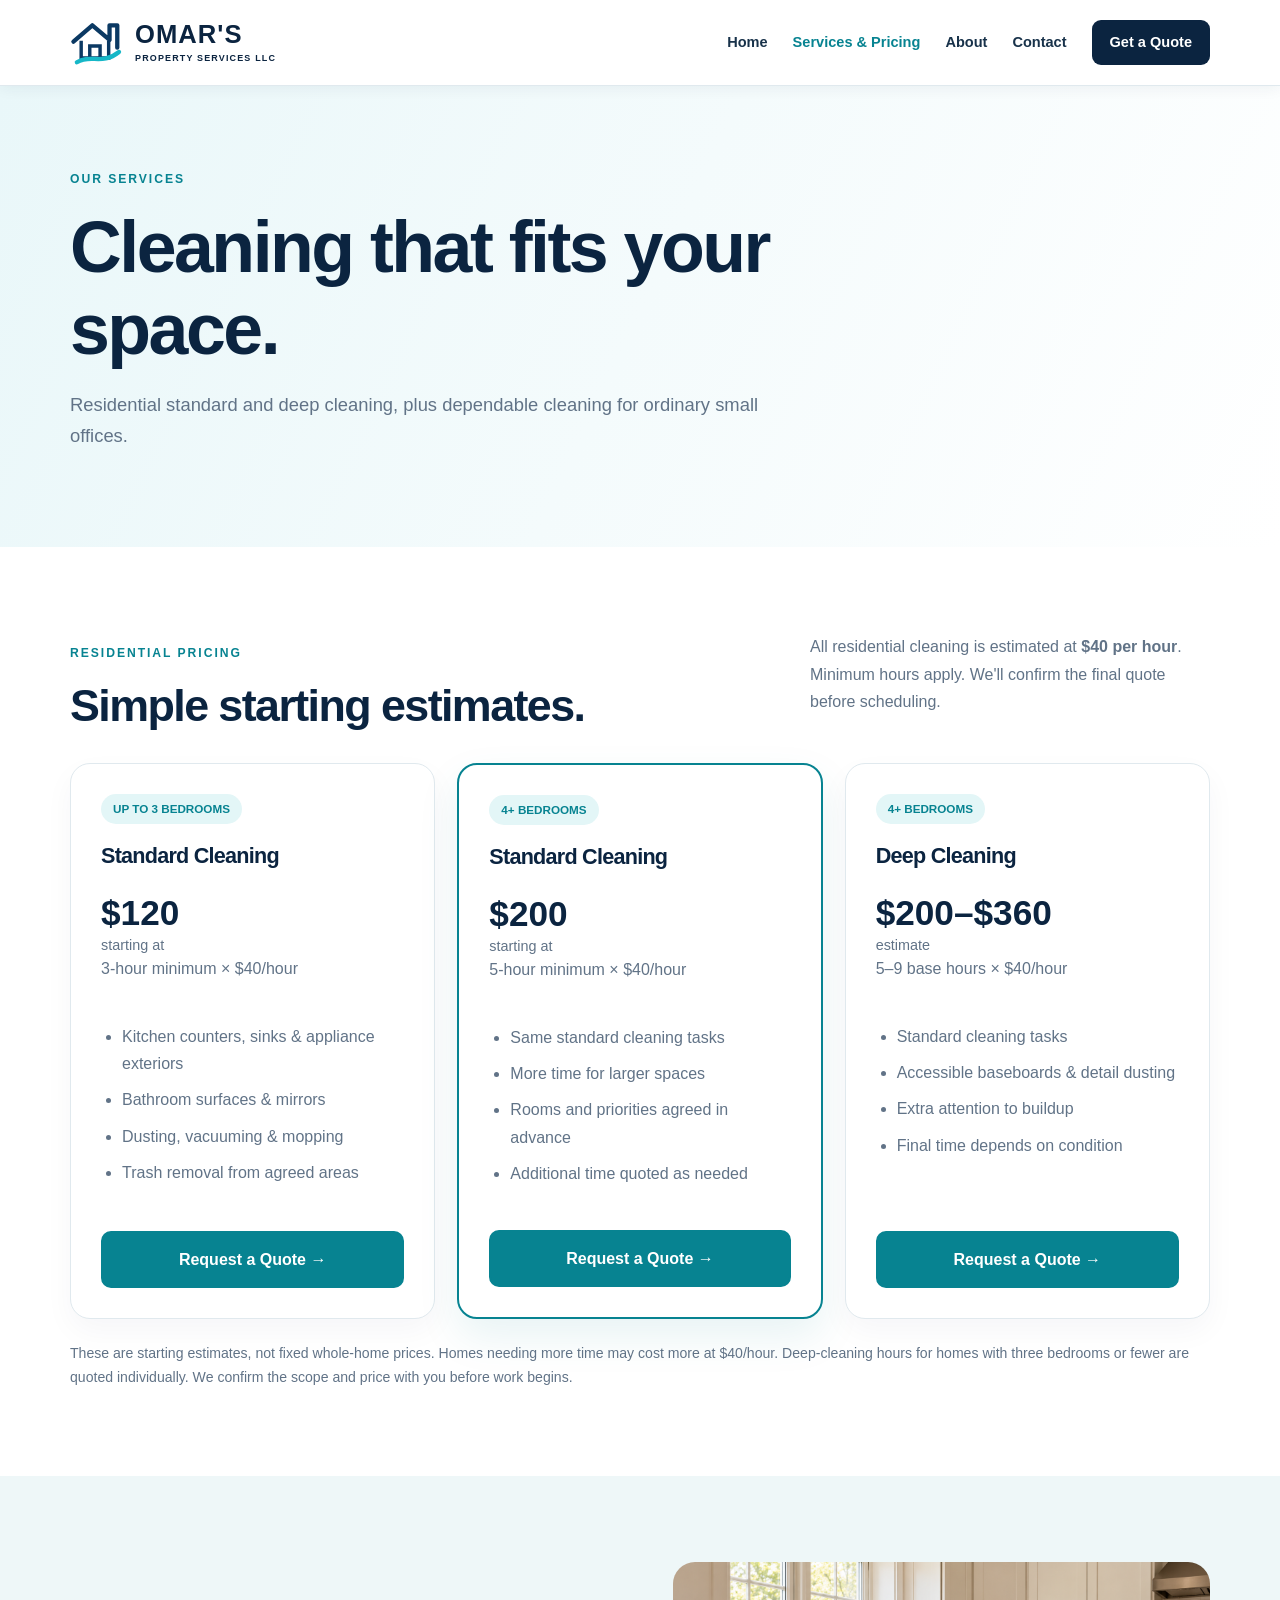
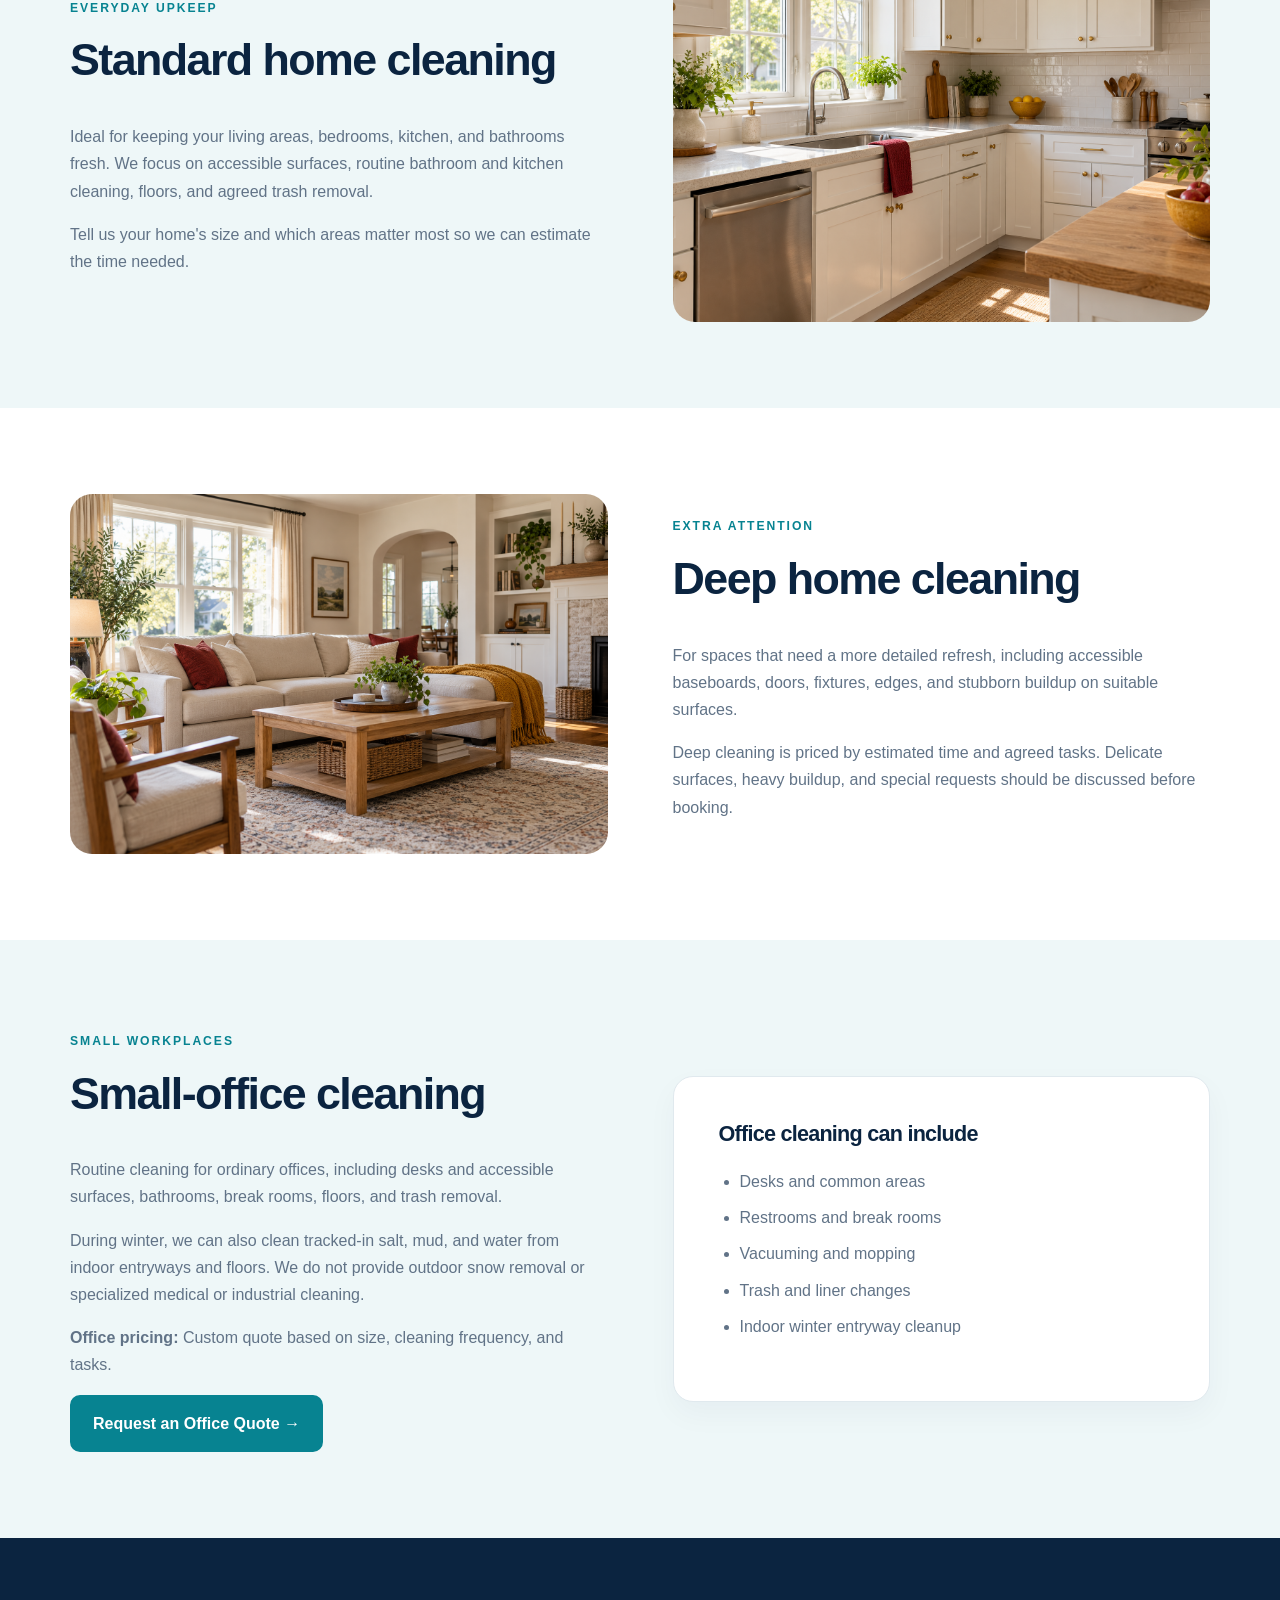
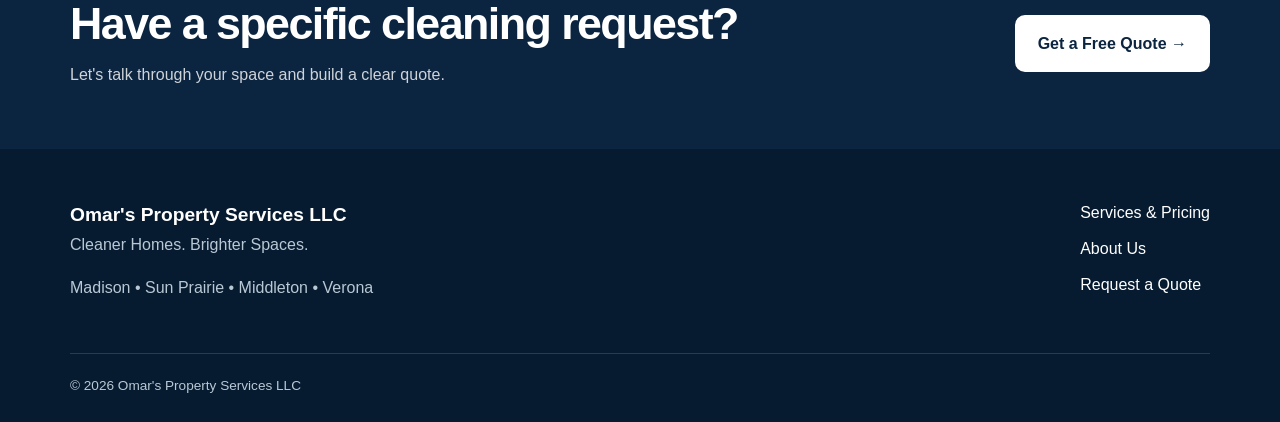
<file: omars-property-services/services.html>
<!doctype html>
<html lang="en">
  <head>
    <meta charset="utf-8">
    <meta name="viewport" content="width=device-width,initial-scale=1">
    <meta name="description" content="Home cleaning prices and small-office cleaning services from Omar's Property Services LLC.">
    <title>Services & Pricing | Omar's Property Services LLC</title>
    <link rel="stylesheet" href="assets/styles.css">
    <script defer src="assets/site.js">
    </script>
  </head>
  <body>
    <a class="skip" href="#main">Skip to content</a>
    <header class="header">
      <div class="container nav-wrap">
        <a class="brand" href="index.html" aria-label="Omar's Property Services home">
          <span class="logo-icon" aria-hidden="true">
            <svg viewBox="0 0 64 64">
              <path d="M4 31 26 12l20 17V12h9v26" fill="none" stroke="currentColor" stroke-width="5" stroke-linecap="round" stroke-linejoin="round"/>
              <path d="M13 30v20h32V30M23 50V36h12v14" fill="none" stroke="currentColor" stroke-width="4"/>
              <path d="M8 55c16-10 29 4 49-12" fill="none" stroke="#16b7c7" stroke-width="5" stroke-linecap="round"/>
            </svg>
          </span>
          <span class="brand-words">
            <strong>OMAR'S</strong>
            <small>PROPERTY SERVICES LLC</small>
          </span>
        </a>
        <button class="menu-toggle" aria-label="Toggle navigation" aria-expanded="false" aria-controls="site-nav">Menu ☰</button>
        <nav id="site-nav" aria-label="Main navigation">
          <a  href="index.html">Home</a>
          <a aria-current="page" href="services.html">Services & Pricing</a>
          <a  href="about.html">About</a>
          <a  href="contact.html">Contact</a>
          <a class="nav-cta" href="contact.html">Get a Quote</a>
        </nav>
      </div>
    </header>
    <main id="main">
      <section class="page-hero">
        <div class="container">
          <span class="eyebrow">OUR SERVICES</span>
          <h1>Cleaning that fits your space.</h1>
          <p>Residential standard and deep cleaning, plus dependable cleaning for ordinary small offices.</p>
        </div>
      </section>
      <section class="section" id="pricing">
        <div class="container">
          <div class="section-heading">
            <div>
              <span class="eyebrow">RESIDENTIAL PRICING</span>
              <h2>Simple starting estimates.</h2>
            </div>
            <p>All residential cleaning is estimated at <strong>$40 per hour</strong>. Minimum hours apply. We'll confirm the final quote before scheduling.</p>
          </div>
          <div class="price-grid">
            <article class="price-card">
              <span class="pill">UP TO 3 BEDROOMS</span>
              <h3>Standard Cleaning</h3>
              <div class="price">$120 <small>starting at</small>
              </div>
              <p>3-hour minimum × $40/hour</p>
              <ul>
                <li>Kitchen counters, sinks & appliance exteriors</li>
                <li>Bathroom surfaces & mirrors</li>
                <li>Dusting, vacuuming & mopping</li>
                <li>Trash removal from agreed areas</li>
              </ul>
              <a class="btn" href="contact.html?service=standard">Request a Quote →</a>
            </article>
            <article class="price-card featured">
              <span class="pill">4+ BEDROOMS</span>
              <h3>Standard Cleaning</h3>
              <div class="price">$200 <small>starting at</small>
              </div>
              <p>5-hour minimum × $40/hour</p>
              <ul>
                <li>Same standard cleaning tasks</li>
                <li>More time for larger spaces</li>
                <li>Rooms and priorities agreed in advance</li>
                <li>Additional time quoted as needed</li>
              </ul>
              <a class="btn" href="contact.html?service=standard">Request a Quote →</a>
            </article>
            <article class="price-card">
              <span class="pill">4+ BEDROOMS</span>
              <h3>Deep Cleaning</h3>
              <div class="price">$200–$360 <small>estimate</small>
              </div>
              <p>5–9 base hours × $40/hour</p>
              <ul>
                <li>Standard cleaning tasks</li>
                <li>Accessible baseboards & detail dusting</li>
                <li>Extra attention to buildup</li>
                <li>Final time depends on condition</li>
              </ul>
              <a class="btn" href="contact.html?service=deep">Request a Quote →</a>
            </article>
          </div>
          <p class="fine-print">These are starting estimates, not fixed whole-home prices. Homes needing more time may cost more at $40/hour. Deep-cleaning hours for homes with three bedrooms or fewer are quoted individually. We confirm the scope and price with you before work begins.</p>
        </div>
      </section>
      <section class="section soft" id="standard">
        <div class="container split">
          <div>
            <span class="eyebrow">EVERYDAY UPKEEP</span>
            <h2>Standard home cleaning</h2>
            <p>Ideal for keeping your living areas, bedrooms, kitchen, and bathrooms fresh. We focus on accessible surfaces, routine bathroom and kitchen cleaning, floors, and agreed trash removal.</p>
            <p>Tell us your home's size and which areas matter most so we can estimate the time needed.</p>
          </div>
          <img class="rounded-image" src="assets/services-kitchen.png" alt="Bright, clean residential kitchen" loading="lazy">
        </div>
      </section>
      <section class="section" id="deep">
        <div class="container split">
          <img class="rounded-image" src="assets/home-living-room.png" alt="Clean and welcoming living room" loading="lazy">
          <div>
            <span class="eyebrow">EXTRA ATTENTION</span>
            <h2>Deep home cleaning</h2>
            <p>For spaces that need a more detailed refresh, including accessible baseboards, doors, fixtures, edges, and stubborn buildup on suitable surfaces.</p>
            <p>Deep cleaning is priced by estimated time and agreed tasks. Delicate surfaces, heavy buildup, and special requests should be discussed before booking.</p>
          </div>
        </div>
      </section>
      <section class="section soft" id="office">
        <div class="container split">
          <div>
            <span class="eyebrow">SMALL WORKPLACES</span>
            <h2>Small-office cleaning</h2>
            <p>Routine cleaning for ordinary offices, including desks and accessible surfaces, bathrooms, break rooms, floors, and trash removal.</p>
            <p>During winter, we can also clean tracked-in salt, mud, and water from indoor entryways and floors. We do not provide outdoor snow removal or specialized medical or industrial cleaning.</p>
            <p>
              <strong>Office pricing:</strong> Custom quote based on size, cleaning frequency, and tasks.</p>
              <a class="btn" href="contact.html?service=office">Request an Office Quote →</a>
            </div>
            <div class="quote-panel">
              <h3>Office cleaning can include</h3>
              <ul class="check-list">
                <li>Desks and common areas</li>
                <li>Restrooms and break rooms</li>
                <li>Vacuuming and mopping</li>
                <li>Trash and liner changes</li>
                <li>Indoor winter entryway cleanup</li>
              </ul>
            </div>
          </div>
        </section>
        <section class="cta">
          <div class="container cta-inner">
            <div>
              <h2>Have a specific cleaning request?</h2>
              <p>Let's talk through your space and build a clear quote.</p>
            </div>
            <a class="btn btn-light" href="contact.html">Get a Free Quote →</a>
          </div>
        </section>
      </main>
      <footer class="footer">
        <div class="container footer-grid">
          <div>
            <strong>Omar's Property Services LLC</strong>
            <p>Cleaner Homes. Brighter Spaces.</p>
            <p>Madison • Sun Prairie • Middleton • Verona</p>
          </div>
          <div>
            <a href="services.html">Services & Pricing</a>
            <a href="about.html">About Us</a>
            <a href="contact.html">Request a Quote</a>
          </div>
        </div>
        <div class="container footer-bottom">© <span id="year">2026</span> Omar's Property Services LLC</div>
      </footer>
    </body>
  </html>
</file>
<file: assets/styles.css>
:root {
  --navy:#0b2440;
  --navy2:#102f50;
  --teal:#00a9ba;
  --teal-dark:#078391;
  --ink:#18324a;
  --muted:#617387;
  --soft:#eef7f8;
  --line:#e0e9ee;
  --white:#fff;
  --radius:20px
}

* {
  box-sizing:border-box
}

html {
  scroll-behavior:smooth
}

body {
  margin:0;
  color:var(--ink);
  background:#fff;
  font:16px/1.7 "Segoe UI",Arial,sans-serif
}

a {
  color:inherit;
  text-decoration:none
}

img {
  max-width:100%;
  display:block
}

h1,h2,h3,p {
  margin-top:0
}

h1,h2,h3 {
  line-height:1.15;
  letter-spacing:-.035em;
  color:var(--navy)
}

h1 {
  font-size:clamp(2.7rem,5.6vw,5.2rem)
}

h2 {
  font-size:clamp(2rem,3.5vw,3.15rem)
}

h3 {
  font-size:1.35rem
}

p {
  color:var(--muted)
}

.container {
  width:min(1140px,calc(100% - 44px));
  margin-inline:auto
}

.skip {
  position:absolute;
  top:-80px;
  left:15px;
  background:#fff;
  padding:8px;
  z-index:50
}

.skip:focus {
  top:10px
}

.header {
  position:sticky;
  top:0;
  background:#fff;
  z-index:20;
  border-bottom:1px solid var(--line);
  box-shadow:0 2px 14px #092b4410
}

.nav-wrap {
  display:flex;
  align-items:center;
  justify-content:space-between;
  gap:25px;
  min-height:85px
}

.brand {
  display:flex;
  align-items:center;
  gap:10px;
  color:var(--navy);
  line-height:1
}

.logo-icon {
  width:55px;
  height:55px;
  display:grid;
  place-items:center;
  color:#0b3963
}

.logo-icon svg {
  width:100%;
  height:100%
}

.brand-words strong {
  display:block;
  font-size:1.6rem;
  letter-spacing:.04em
}

.brand-words small {
  display:block;
  font-size:.56rem;
  letter-spacing:.13em;
  font-weight:800;
  margin-top:6px
}

nav {
  display:flex;
  align-items:center;
  gap:25px;
  font-weight:600;
  font-size:.91rem
}

nav a:hover,nav a[aria-current] {
  color:var(--teal-dark)
}

.nav-cta {
  background:var(--navy);
  color:white!important;
  padding:10px 18px;
  border-radius:9px
}

.menu-toggle {
  display:none
}

.hero {
  background:linear-gradient(115deg,#eff9fa 0%,#fff 67%);
  padding:76px 0 88px
}

.hero-grid,.split {
  display:grid;
  grid-template-columns:1fr 1fr;
  align-items:center;
  gap:65px
}

.hero-copy>p {
  font-size:1.13rem;
  max-width:540px
}

.hero h1 {
  margin:20px 0
}

.hero h1 span {
  color:var(--teal-dark)
}

.eyebrow {
  display:inline-block;
  color:var(--teal-dark);
  font-size:.76rem;
  font-weight:800;
  letter-spacing:.16em;
  text-transform:uppercase;
  margin-bottom:16px
}

.buttons {
  display:flex;
  gap:12px;
  flex-wrap:wrap;
  margin:30px 0
}

.btn {
  display:inline-flex;
  align-items:center;
  justify-content:center;
  gap:10px;
  background:var(--teal-dark);
  border:2px solid var(--teal-dark);
  border-radius:10px;
  color:white;
  padding:13px 21px;
  font-weight:750;
  cursor:pointer;
  font:inherit;
  font-weight:700;
  transition:transform .2s,background .2s
}

.btn:hover {
  background:#056f7c;
  transform:translateY(-2px)
}

.btn-outline {
  background:transparent;
  color:var(--navy);
  border-color:#bed6df
}

.btn-outline:hover {
  background:#e5f2f5
}

.hero-facts {
  display:flex;
  flex-wrap:wrap;
  gap:12px;
  font-size:.83rem;
  font-weight:700;
  color:var(--navy)
}

.hero-facts span {
  padding:7px 10px;
  border-radius:7px;
  background:#fff
}

.hero-image {
  position:relative
}

.hero-image img {
  width:100%;
  height:420px;
  object-fit:cover;
  border-radius:26px;
  box-shadow:0 22px 55px #0b244026
}

.floating-note {
  position:absolute;
  bottom:-22px;
  left:-22px;
  background:#fff;
  border-radius:12px;
  padding:16px 22px;
  box-shadow:0 12px 40px #0b24401f;
  font-weight:700
}

.floating-note span {
  color:var(--teal)
}

.section {
  padding:86px 0
}

.soft {
  background:var(--soft)
}

.section-heading {
  display:flex;
  justify-content:space-between;
  gap:40px;
  align-items:end;
  margin-bottom:32px
}

.section-heading h2 {
  margin-bottom:0
}

.section-heading>p {
  max-width:400px
}

.cards,.price-grid {
  display:grid;
  grid-template-columns:repeat(3,1fr);
  gap:22px
}

.card,.price-card,.quote-panel,.form-card {
  background:#fff;
  border:1px solid var(--line);
  border-radius:var(--radius);
  padding:30px;
  box-shadow:0 12px 30px #0b24400a
}

.card-icon {
  height:55px;
  width:55px;
  border-radius:14px;
  background:#e2f5f6;
  color:var(--teal-dark);
  font-size:1.7rem;
  display:grid;
  place-items:center;
  font-weight:800;
  margin-bottom:22px
}

.card p {
  min-height:95px
}

.card a {
  color:var(--teal-dark);
  font-weight:750
}

.quote-panel {
  padding:45px;
  background:#fff
}

.big-price {
  font-size:2.4rem;
  font-weight:800;
  color:var(--navy);
  line-height:1.2;
  margin:15px 0 4px
}

.big-price small {
  font-size:.85rem;
  font-weight:500;
  color:var(--muted)
}

hr {
  border:0;
  border-top:1px solid var(--line);
  margin:24px 0
}

.location-strip {
  padding:25px;
  border-radius:15px;
  background:var(--soft);
  text-align:center;
  font-size:1.3rem;
  font-weight:700;
  color:var(--navy)
}

.location-strip span {
  color:var(--teal);
  margin:0 15px
}

.cta {
  background:var(--navy);
  padding:60px 0
}

.cta-inner {
  display:flex;
  align-items:center;
  justify-content:space-between;
  gap:25px
}

.cta h2,.cta p {
  color:#fff
}

.cta h2 {
  margin-bottom:12px
}

.cta p {
  opacity:.8;
  margin-bottom:0
}

.cta .eyebrow {
  color:#7fe4ea
}

.btn-light {
  background:#fff;
  color:var(--navy);
  border-color:#fff;
  white-space:nowrap
}

.btn-light:hover {
  background:#eaf7f8
}

.footer {
  background:#071b30;
  color:#fff;
  padding:50px 0 25px
}

.footer strong {
  font-size:1.2rem
}

.footer p {
  color:#b8c8d5
}

.footer-grid {
  display:flex;
  justify-content:space-between;
  gap:30px
}

.footer-grid>div:last-child {
  display:flex;
  flex-direction:column;
  gap:9px
}

.footer a:hover {
  color:#77dce5
}

.footer-bottom {
  border-top:1px solid #ffffff24;
  padding-top:20px;
  margin-top:35px;
  color:#b8c8d5;
  font-size:.85rem
}

.page-hero {
  background:linear-gradient(115deg,#e9f7f9,#fff);
  padding:78px 0
}

.page-hero h1 {
  max-width:820px;
  margin:0 0 18px
}

.page-hero p {
  max-width:720px;
  font-size:1.15rem
}

.price-card {
  display:flex;
  flex-direction:column
}

.price-card.featured {
  border:2px solid var(--teal-dark);
  box-shadow:0 18px 42px #057f8d18
}

.pill {
  align-self:flex-start;
  background:#e3f6f7;
  border-radius:99px;
  padding:5px 12px;
  font-size:.73rem;
  font-weight:800;
  color:var(--teal-dark);
  margin-bottom:20px
}

.price {
  font-size:2.2rem;
  color:var(--navy);
  font-weight:800;
  line-height:1.3
}

.price small {
  display:block;
  font-size:.9rem;
  color:var(--muted);
  font-weight:500
}

.price-card ul,.check-list {
  padding-left:21px;
  color:var(--muted);
  flex:1
}

.price-card li,.check-list li {
  margin:9px 0
}

.price-card .btn {
  margin-top:18px
}

.fine-print {
  font-size:.88rem;
  margin:23px 0 0
}

.rounded-image {
  width:100%;
  height:360px;
  object-fit:cover;
  border-radius:22px
}

.centered {
  text-align:center;
  max-width:750px
}

.centered .btn {
  margin-top:15px
}

.contact-layout {
  display:grid;
  grid-template-columns:.75fr 1.25fr;
  gap:65px
}

.contact-method {
  border-top:1px solid var(--line);
  padding:20px 0
}

.contact-method strong {
  color:var(--navy)
}

.contact-method p {
  margin:8px 0 0
}

.form-card h2 {
  font-size:2rem
}

.form-intro {
  font-size:.9rem
}

.form-row {
  display:grid;
  grid-template-columns:1fr 1fr;
  gap:15px
}

label {
  display:block;
  font-size:.89rem;
  font-weight:700;
  color:var(--navy);
  margin:0 0 18px
}

input,select,textarea {
  display:block;
  width:100%;
  padding:13px;
  margin-top:7px;
  border:1px solid #cbd8e1;
  border-radius:8px;
  background:white;
  color:var(--ink);
  font:inherit;
  font-weight:400
}

input:focus,select:focus,textarea:focus {
  outline:3px solid #b8e9ee;
  border-color:var(--teal-dark)
}

.form-status {
  margin-top:14px;
  font-weight:600
}

.menu-toggle {
  background:transparent;
  border:1px solid var(--line);
  border-radius:8px;
  padding:8px 12px;
  font-weight:700
}

@media(max-width:920px) {
  .nav-wrap {
    flex-wrap:wrap;
    padding:12px 0
  }

  .menu-toggle {
    display:block
  }

  nav {
    display:none;
    width:100%;
    flex-direction:column;
    align-items:stretch;
    padding:15px 0;
    gap:10px
  }

  nav.open {
    display:flex
  }

  .hero-grid,.split,.contact-layout {
    grid-template-columns:1fr;
    gap:35px
  }

  .hero-image img {
    height:360px
  }

  .cards,.price-grid {
    grid-template-columns:1fr 1fr
  }

  .section-heading {
    align-items:start;
    flex-direction:column;
    gap:10px
  }

  .cta-inner {
    align-items:flex-start;
    flex-direction:column
  }

}

@media(max-width:640px) {
  .container {
    width:min(100% - 32px,1140px)
  }

  .hero {
    padding:48px 0 65px
  }

  .hero-image img {
    height:270px
  }

  .floating-note {
    position:static;
    margin-top:12px
  }

  .section {
    padding:58px 0
  }

  .cards,.price-grid,.form-row {
    grid-template-columns:1fr
  }

  .card p {
    min-height:0
  }

  .page-hero {
    padding:56px 0
  }

  .location-strip {
    font-size:1rem
  }

  .location-strip span {
    margin:0 4px
  }

  .footer-grid {
    flex-direction:column
  }

  .quote-panel,.card,.price-card,.form-card {
    padding:24px
  }

}


/* Prominent, accessible contact and social links */
.footer-contact,
.contact-links {
  display: grid;
  gap: 10px;
  margin: 20px 0;
}

.contact-link {
  display: flex;
  align-items: center;
  gap: 13px;
  width: fit-content;
  max-width: 100%;
  padding: 12px 15px;
  border: 1px solid #c9e4e9;
  border-radius: 12px;
  background: #f2fbfc;
  color: #0b2440;
  font-size: 0.98rem;
  font-weight: 700;
  line-height: 1.4;
  overflow-wrap: anywhere;
  transition: background .2s, transform .2s;
}

.contact-link:hover,
.contact-link:focus-visible {
  background: #d8f4f7;
  color: #075f6b;
  transform: translateY(-1px);
}

.contact-icon {
  display: inline-flex;
  flex: 0 0 26px;
  width: 26px;
  height: 26px;
  align-items: center;
  justify-content: center;
}

.contact-icon svg {
  width: 24px;
  height: 24px;
  fill: none;
  stroke: currentColor;
  stroke-width: 1.8;
  stroke-linecap: round;
  stroke-linejoin: round;
}

.contact-link--instagram .contact-icon { color: #b52a85; }
.contact-link--facebook .contact-icon { color: #1877f2; }
.contact-link--google .contact-icon { color: #4285f4; }
.contact-link--phone .contact-icon,
.contact-link--email .contact-icon { color: #078391; }
.contact-arrow { margin-left: auto; opacity: .65; }

.footer .contact-link {
  background: #102f50;
  color: #fff;
  border-color: #30536b;
}

.footer .contact-link:hover,
.footer .contact-link:focus-visible {
  background: #164a63;
  color: #fff;
}

@media (max-width: 640px) {
  .contact-link { width: 100%; font-size: .9rem; }
}

.booking-policy {
  max-width: 900px;
  padding: 34px;
  background: #fff;
  border: 1px solid var(--line);
  border-radius: var(--radius);
}

.booking-policy h3 {
  margin: 24px 0 8px;
}

.booking-policy h3:first-child {
  margin-top: 0;
}

.booking-policy p {
  margin-bottom: 12px;
}

.booking-policy .policy-note {
  padding-top: 16px;
  border-top: 1px solid var(--line);
  font-size: .9rem;
}

.booking-policy-link {
  margin-top: 18px;
  font-size: .94rem;
}

.booking-policy-link a {
  color: var(--teal-dark);
  font-weight: 750;
  text-decoration: underline;
}

@media (max-width: 640px) {
  .booking-policy { padding: 24px; }
}
</file>
<file: omars-property-services/assets/styles.css>
:root {
  --navy:#0b2440;
  --navy2:#102f50;
  --teal:#00a9ba;
  --teal-dark:#078391;
  --ink:#18324a;
  --muted:#617387;
  --soft:#eef7f8;
  --line:#e0e9ee;
  --white:#fff;
  --radius:20px
}

* {
  box-sizing:border-box
}

html {
  scroll-behavior:smooth
}

body {
  margin:0;
  color:var(--ink);
  background:#fff;
  font:16px/1.7 "Segoe UI",Arial,sans-serif
}

a {
  color:inherit;
  text-decoration:none
}

img {
  max-width:100%;
  display:block
}

h1,h2,h3,p {
  margin-top:0
}

h1,h2,h3 {
  line-height:1.15;
  letter-spacing:-.035em;
  color:var(--navy)
}

h1 {
  font-size:clamp(2.7rem,5.6vw,5.2rem)
}

h2 {
  font-size:clamp(2rem,3.5vw,3.15rem)
}

h3 {
  font-size:1.35rem
}

p {
  color:var(--muted)
}

.container {
  width:min(1140px,calc(100% - 44px));
  margin-inline:auto
}

.skip {
  position:absolute;
  top:-80px;
  left:15px;
  background:#fff;
  padding:8px;
  z-index:50
}

.skip:focus {
  top:10px
}

.header {
  position:sticky;
  top:0;
  background:#fff;
  z-index:20;
  border-bottom:1px solid var(--line);
  box-shadow:0 2px 14px #092b4410
}

.nav-wrap {
  display:flex;
  align-items:center;
  justify-content:space-between;
  gap:25px;
  min-height:85px
}

.brand {
  display:flex;
  align-items:center;
  gap:10px;
  color:var(--navy);
  line-height:1
}

.logo-icon {
  width:55px;
  height:55px;
  display:grid;
  place-items:center;
  color:#0b3963
}

.logo-icon svg {
  width:100%;
  height:100%
}

.brand-words strong {
  display:block;
  font-size:1.6rem;
  letter-spacing:.04em
}

.brand-words small {
  display:block;
  font-size:.56rem;
  letter-spacing:.13em;
  font-weight:800;
  margin-top:6px
}

nav {
  display:flex;
  align-items:center;
  gap:25px;
  font-weight:600;
  font-size:.91rem
}

nav a:hover,nav a[aria-current] {
  color:var(--teal-dark)
}

.nav-cta {
  background:var(--navy);
  color:white!important;
  padding:10px 18px;
  border-radius:9px
}

.menu-toggle {
  display:none
}

.hero {
  background:linear-gradient(115deg,#eff9fa 0%,#fff 67%);
  padding:76px 0 88px
}

.hero-grid,.split {
  display:grid;
  grid-template-columns:1fr 1fr;
  align-items:center;
  gap:65px
}

.hero-copy>p {
  font-size:1.13rem;
  max-width:540px
}

.hero h1 {
  margin:20px 0
}

.hero h1 span {
  color:var(--teal-dark)
}

.eyebrow {
  display:inline-block;
  color:var(--teal-dark);
  font-size:.76rem;
  font-weight:800;
  letter-spacing:.16em;
  text-transform:uppercase;
  margin-bottom:16px
}

.buttons {
  display:flex;
  gap:12px;
  flex-wrap:wrap;
  margin:30px 0
}

.btn {
  display:inline-flex;
  align-items:center;
  justify-content:center;
  gap:10px;
  background:var(--teal-dark);
  border:2px solid var(--teal-dark);
  border-radius:10px;
  color:white;
  padding:13px 21px;
  font-weight:750;
  cursor:pointer;
  font:inherit;
  font-weight:700;
  transition:transform .2s,background .2s
}

.btn:hover {
  background:#056f7c;
  transform:translateY(-2px)
}

.btn-outline {
  background:transparent;
  color:var(--navy);
  border-color:#bed6df
}

.btn-outline:hover {
  background:#e5f2f5
}

.hero-facts {
  display:flex;
  flex-wrap:wrap;
  gap:12px;
  font-size:.83rem;
  font-weight:700;
  color:var(--navy)
}

.hero-facts span {
  padding:7px 10px;
  border-radius:7px;
  background:#fff
}

.hero-image {
  position:relative
}

.hero-image img {
  width:100%;
  height:420px;
  object-fit:cover;
  border-radius:26px;
  box-shadow:0 22px 55px #0b244026
}

.floating-note {
  position:absolute;
  bottom:-22px;
  left:-22px;
  background:#fff;
  border-radius:12px;
  padding:16px 22px;
  box-shadow:0 12px 40px #0b24401f;
  font-weight:700
}

.floating-note span {
  color:var(--teal)
}

.section {
  padding:86px 0
}

.soft {
  background:var(--soft)
}

.section-heading {
  display:flex;
  justify-content:space-between;
  gap:40px;
  align-items:end;
  margin-bottom:32px
}

.section-heading h2 {
  margin-bottom:0
}

.section-heading>p {
  max-width:400px
}

.cards,.price-grid {
  display:grid;
  grid-template-columns:repeat(3,1fr);
  gap:22px
}

.card,.price-card,.quote-panel,.form-card {
  background:#fff;
  border:1px solid var(--line);
  border-radius:var(--radius);
  padding:30px;
  box-shadow:0 12px 30px #0b24400a
}

.card-icon {
  height:55px;
  width:55px;
  border-radius:14px;
  background:#e2f5f6;
  color:var(--teal-dark);
  font-size:1.7rem;
  display:grid;
  place-items:center;
  font-weight:800;
  margin-bottom:22px
}

.card p {
  min-height:95px
}

.card a {
  color:var(--teal-dark);
  font-weight:750
}

.quote-panel {
  padding:45px;
  background:#fff
}

.big-price {
  font-size:2.4rem;
  font-weight:800;
  color:var(--navy);
  line-height:1.2;
  margin:15px 0 4px
}

.big-price small {
  font-size:.85rem;
  font-weight:500;
  color:var(--muted)
}

hr {
  border:0;
  border-top:1px solid var(--line);
  margin:24px 0
}

.location-strip {
  padding:25px;
  border-radius:15px;
  background:var(--soft);
  text-align:center;
  font-size:1.3rem;
  font-weight:700;
  color:var(--navy)
}

.location-strip span {
  color:var(--teal);
  margin:0 15px
}

.cta {
  background:var(--navy);
  padding:60px 0
}

.cta-inner {
  display:flex;
  align-items:center;
  justify-content:space-between;
  gap:25px
}

.cta h2,.cta p {
  color:#fff
}

.cta h2 {
  margin-bottom:12px
}

.cta p {
  opacity:.8;
  margin-bottom:0
}

.cta .eyebrow {
  color:#7fe4ea
}

.btn-light {
  background:#fff;
  color:var(--navy);
  border-color:#fff;
  white-space:nowrap
}

.btn-light:hover {
  background:#eaf7f8
}

.footer {
  background:#071b30;
  color:#fff;
  padding:50px 0 25px
}

.footer strong {
  font-size:1.2rem
}

.footer p {
  color:#b8c8d5
}

.footer-grid {
  display:flex;
  justify-content:space-between;
  gap:30px
}

.footer-grid>div:last-child {
  display:flex;
  flex-direction:column;
  gap:9px
}

.footer a:hover {
  color:#77dce5
}

.footer-bottom {
  border-top:1px solid #ffffff24;
  padding-top:20px;
  margin-top:35px;
  color:#b8c8d5;
  font-size:.85rem
}

.page-hero {
  background:linear-gradient(115deg,#e9f7f9,#fff);
  padding:78px 0
}

.page-hero h1 {
  max-width:820px;
  margin:0 0 18px
}

.page-hero p {
  max-width:720px;
  font-size:1.15rem
}

.price-card {
  display:flex;
  flex-direction:column
}

.price-card.featured {
  border:2px solid var(--teal-dark);
  box-shadow:0 18px 42px #057f8d18
}

.pill {
  align-self:flex-start;
  background:#e3f6f7;
  border-radius:99px;
  padding:5px 12px;
  font-size:.73rem;
  font-weight:800;
  color:var(--teal-dark);
  margin-bottom:20px
}

.price {
  font-size:2.2rem;
  color:var(--navy);
  font-weight:800;
  line-height:1.3
}

.price small {
  display:block;
  font-size:.9rem;
  color:var(--muted);
  font-weight:500
}

.price-card ul,.check-list {
  padding-left:21px;
  color:var(--muted);
  flex:1
}

.price-card li,.check-list li {
  margin:9px 0
}

.price-card .btn {
  margin-top:18px
}

.fine-print {
  font-size:.88rem;
  margin:23px 0 0
}

.rounded-image {
  width:100%;
  height:360px;
  object-fit:cover;
  border-radius:22px
}

.centered {
  text-align:center;
  max-width:750px
}

.centered .btn {
  margin-top:15px
}

.contact-layout {
  display:grid;
  grid-template-columns:.75fr 1.25fr;
  gap:65px
}

.contact-method {
  border-top:1px solid var(--line);
  padding:20px 0
}

.contact-method strong {
  color:var(--navy)
}

.contact-method p {
  margin:8px 0 0
}

.form-card h2 {
  font-size:2rem
}

.form-intro {
  font-size:.9rem
}

.form-row {
  display:grid;
  grid-template-columns:1fr 1fr;
  gap:15px
}

label {
  display:block;
  font-size:.89rem;
  font-weight:700;
  color:var(--navy);
  margin:0 0 18px
}

input,select,textarea {
  display:block;
  width:100%;
  padding:13px;
  margin-top:7px;
  border:1px solid #cbd8e1;
  border-radius:8px;
  background:white;
  color:var(--ink);
  font:inherit;
  font-weight:400
}

input:focus,select:focus,textarea:focus {
  outline:3px solid #b8e9ee;
  border-color:var(--teal-dark)
}

.form-status {
  margin-top:14px;
  font-weight:600
}

.menu-toggle {
  background:transparent;
  border:1px solid var(--line);
  border-radius:8px;
  padding:8px 12px;
  font-weight:700
}

@media(max-width:920px) {
  .nav-wrap {
    flex-wrap:wrap;
    padding:12px 0
  }

  .menu-toggle {
    display:block
  }

  nav {
    display:none;
    width:100%;
    flex-direction:column;
    align-items:stretch;
    padding:15px 0;
    gap:10px
  }

  nav.open {
    display:flex
  }

  .hero-grid,.split,.contact-layout {
    grid-template-columns:1fr;
    gap:35px
  }

  .hero-image img {
    height:360px
  }

  .cards,.price-grid {
    grid-template-columns:1fr 1fr
  }

  .section-heading {
    align-items:start;
    flex-direction:column;
    gap:10px
  }

  .cta-inner {
    align-items:flex-start;
    flex-direction:column
  }

}

@media(max-width:640px) {
  .container {
    width:min(100% - 32px,1140px)
  }

  .hero {
    padding:48px 0 65px
  }

  .hero-image img {
    height:270px
  }

  .floating-note {
    position:static;
    margin-top:12px
  }

  .section {
    padding:58px 0
  }

  .cards,.price-grid,.form-row {
    grid-template-columns:1fr
  }

  .card p {
    min-height:0
  }

  .page-hero {
    padding:56px 0
  }

  .location-strip {
    font-size:1rem
  }

  .location-strip span {
    margin:0 4px
  }

  .footer-grid {
    flex-direction:column
  }

  .quote-panel,.card,.price-card,.form-card {
    padding:24px
  }

}
</file>
